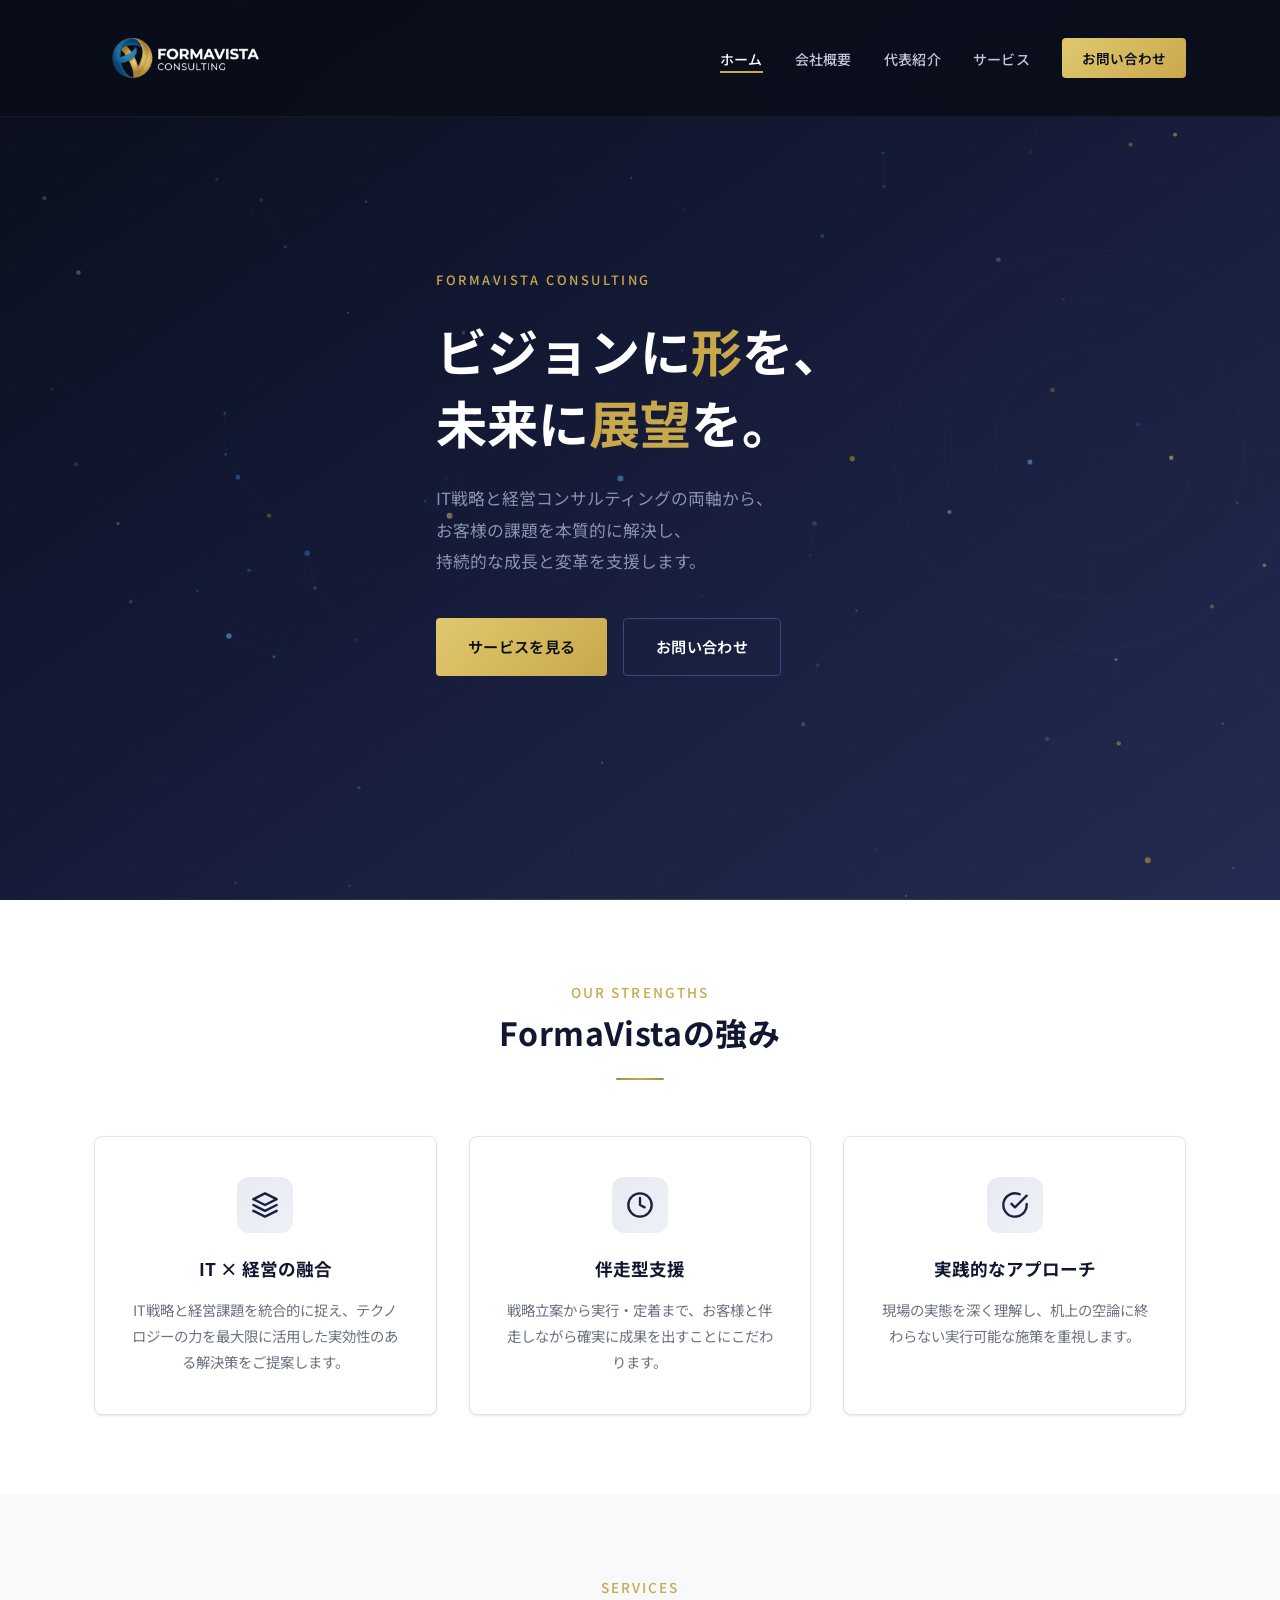
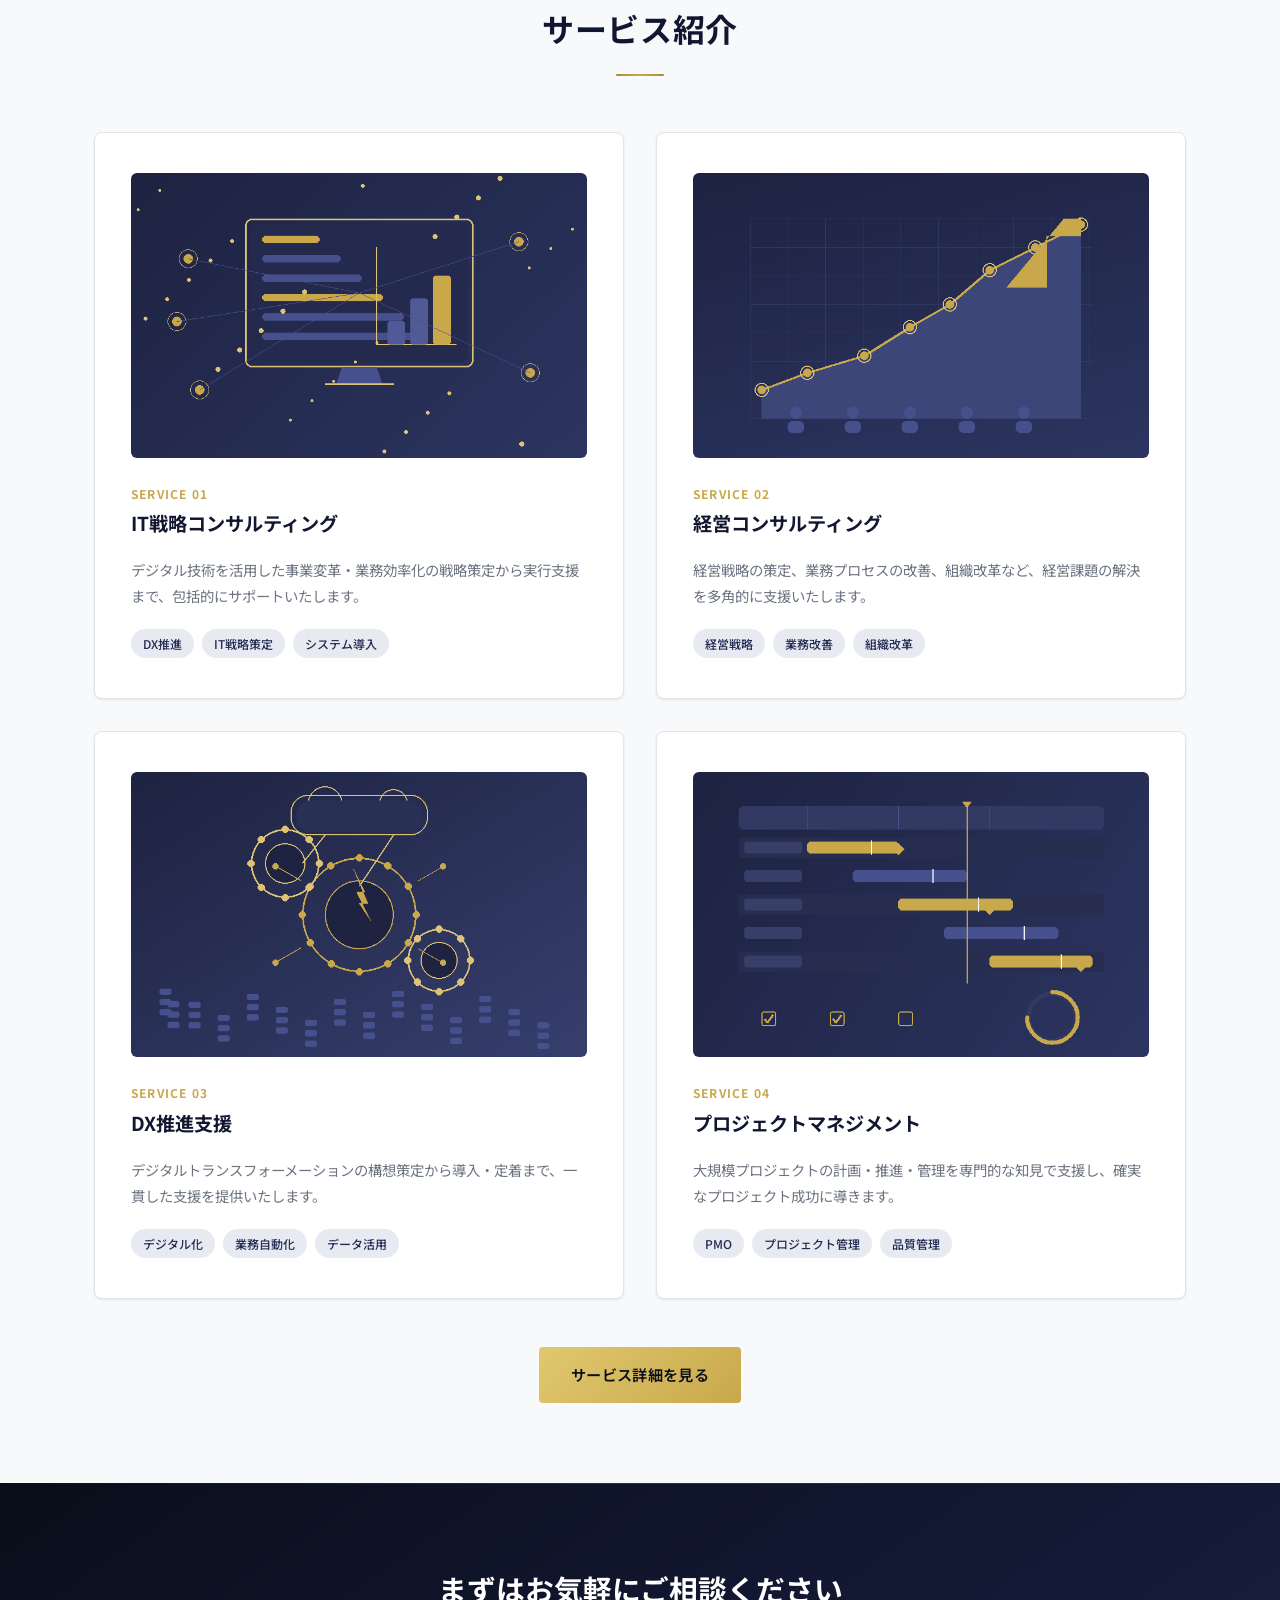
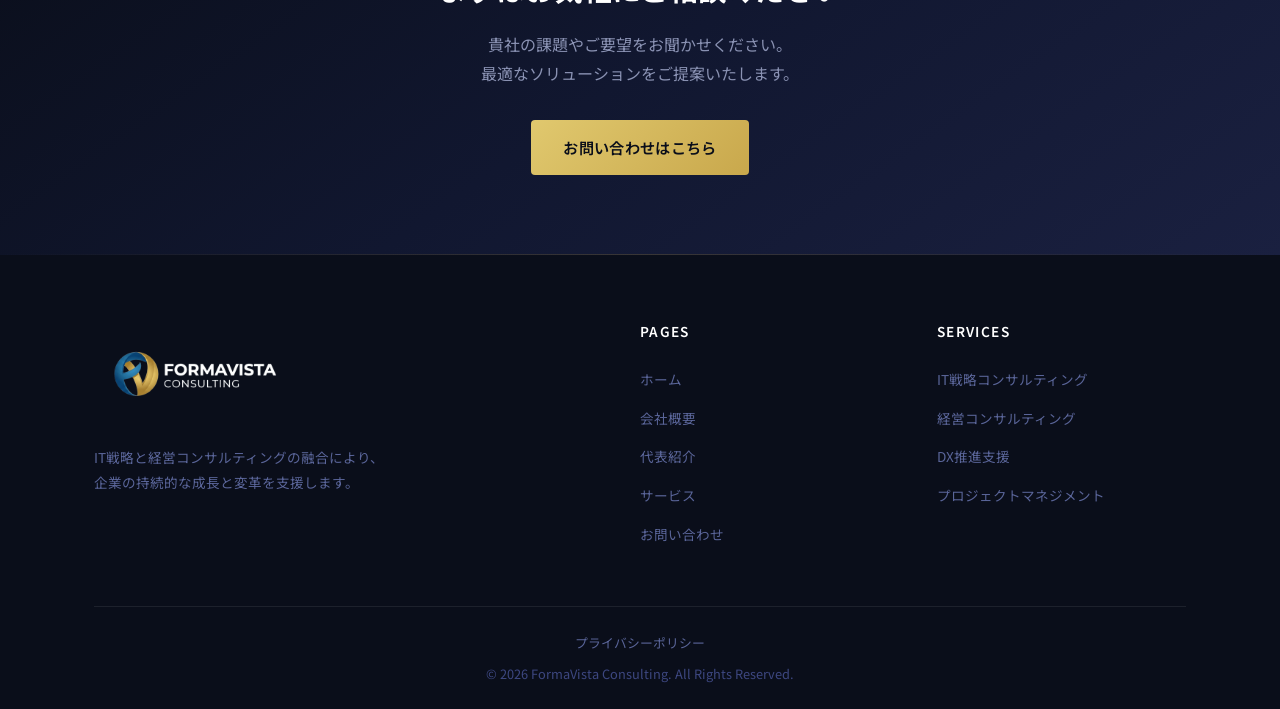
<file: index.html>
<!DOCTYPE html>
<html lang="ja">
<head>
  <meta charset="UTF-8">
  <link rel="icon" href="images/favicon-32.png" type="image/png" sizes="32x32">
  <link rel="apple-touch-icon" href="images/apple-touch-icon.png">
  <meta name="viewport" content="width=device-width, initial-scale=1.0">
  <meta name="description" content="合同会社FormaVista Consulting - IT戦略・経営コンサルティングで、企業の持続的な成長と変革を支援します。">
  <meta name="keywords" content="FormaVista,コンサルティング,IT戦略,経営コンサルティング,DX推進">
  <title>合同会社FormaVista Consulting | IT・経営の総合コンサルティング</title>

  <link rel="preconnect" href="https://fonts.googleapis.com">
  <link rel="preconnect" href="https://fonts.gstatic.com" crossorigin>
  <link href="https://fonts.googleapis.com/css2?family=Noto+Sans+JP:wght@400;500;600;700&display=swap" rel="stylesheet">
  <link rel="stylesheet" href="css/style.css">
</head>
<body>

  <!-- Header -->
  <header class="header" id="header">
    <div class="header__inner">
      <a href="index.html" class="header__logo">
        <img src="images/logo-full.png" alt="FormaVista Consulting" class="header__logo-img">
      </a>
      <nav class="nav" id="nav">
        <ul class="nav__list">
          <li><a href="index.html" class="nav__link nav__link--active">ホーム</a></li>
          <li><a href="about.html" class="nav__link">会社概要</a></li>
          <li><a href="profile.html" class="nav__link">代表紹介</a></li>
          <li><a href="services.html" class="nav__link">サービス</a></li>
          <li><a href="contact.html" class="nav__contact">お問い合わせ</a></li>
        </ul>
      </nav>
      <button class="hamburger" id="hamburger" aria-label="メニューを開く">
        <span class="hamburger__line"></span>
        <span class="hamburger__line"></span>
        <span class="hamburger__line"></span>
      </button>
    </div>
  </header>

  <!-- Hero -->
  <section class="hero">
    <canvas class="hero__canvas" id="heroCanvas"></canvas>
    <div class="hero__bg-pattern"></div>
    <div class="hero__content">
      <p class="hero__label">FormaVista Consulting</p>
      <h1 class="hero__title">
        ビジョンに<em>形</em>を、<br>
        未来に<em>展望</em>を。
      </h1>
      <p class="hero__desc">
        IT戦略と経営コンサルティングの両軸から、<br>
        お客様の課題を本質的に解決し、<br>
        持続的な成長と変革を支援します。
      </p>
      <div class="hero__actions">
        <a href="services.html" class="btn btn--primary">サービスを見る</a>
        <a href="contact.html" class="btn btn--outline">お問い合わせ</a>
      </div>
    </div>
    <div class="hero__decoration">
      <svg viewBox="0 0 500 500" fill="none" xmlns="http://www.w3.org/2000/svg">
        <circle cx="250" cy="250" r="200" stroke="#c9a84c" stroke-width="0.5"/>
        <circle cx="250" cy="250" r="150" stroke="#c9a84c" stroke-width="0.5"/>
        <circle cx="250" cy="250" r="100" stroke="#c9a84c" stroke-width="0.5"/>
        <line x1="50" y1="250" x2="450" y2="250" stroke="#c9a84c" stroke-width="0.3"/>
        <line x1="250" y1="50" x2="250" y2="450" stroke="#c9a84c" stroke-width="0.3"/>
      </svg>
    </div>
  </section>

  <!-- Features -->
  <section class="section">
    <div class="container">
      <div class="section-header fade-in">
        <p class="section-header__sub">Our Strengths</p>
        <h2 class="section-header__title">FormaVistaの強み</h2>
        <div class="section-header__line"></div>
      </div>
      <div class="features">
        <div class="feature-card fade-in">
          <div class="feature-card__icon">
            <svg viewBox="0 0 24 24" fill="none" stroke="currentColor" stroke-width="2" stroke-linecap="round" stroke-linejoin="round">
              <path d="M12 2L2 7l10 5 10-5-10-5z"/>
              <path d="M2 17l10 5 10-5"/>
              <path d="M2 12l10 5 10-5"/>
            </svg>
          </div>
          <h3 class="feature-card__title">IT × 経営の融合</h3>
          <p class="feature-card__text">
            IT戦略と経営課題を統合的に捉え、テクノロジーの力を最大限に活用した実効性のある解決策をご提案します。
          </p>
        </div>
        <div class="feature-card fade-in">
          <div class="feature-card__icon">
            <svg viewBox="0 0 24 24" fill="none" stroke="currentColor" stroke-width="2" stroke-linecap="round" stroke-linejoin="round">
              <circle cx="12" cy="12" r="10"/>
              <path d="M12 6v6l4 2"/>
            </svg>
          </div>
          <h3 class="feature-card__title">伴走型支援</h3>
          <p class="feature-card__text">
            戦略立案から実行・定着まで、お客様と伴走しながら確実に成果を出すことにこだわります。
          </p>
        </div>
        <div class="feature-card fade-in">
          <div class="feature-card__icon">
            <svg viewBox="0 0 24 24" fill="none" stroke="currentColor" stroke-width="2" stroke-linecap="round" stroke-linejoin="round">
              <path d="M22 11.08V12a10 10 0 1 1-5.93-9.14"/>
              <polyline points="22 4 12 14.01 9 11.01"/>
            </svg>
          </div>
          <h3 class="feature-card__title">実践的なアプローチ</h3>
          <p class="feature-card__text">
            現場の実態を深く理解し、机上の空論に終わらない実行可能な施策を重視します。
          </p>
        </div>
      </div>
    </div>
  </section>

  <!-- Services Overview -->
  <section class="section section--gray">
    <div class="container">
      <div class="section-header fade-in">
        <p class="section-header__sub">Services</p>
        <h2 class="section-header__title">サービス紹介</h2>
        <div class="section-header__line"></div>
      </div>
      <div class="services-grid">
        <div class="service-card fade-in">
          <img src="images/service-it-strategy.png" alt="IT戦略コンサルティング" class="service-card__image" loading="lazy">
          <span class="service-card__number">SERVICE 01</span>
          <h3 class="service-card__title">IT戦略コンサルティング</h3>
          <p class="service-card__text">
            デジタル技術を活用した事業変革・業務効率化の戦略策定から実行支援まで、包括的にサポートいたします。
          </p>
          <div class="service-card__tags">
            <span class="service-card__tag">DX推進</span>
            <span class="service-card__tag">IT戦略策定</span>
            <span class="service-card__tag">システム導入</span>
          </div>
        </div>
        <div class="service-card fade-in">
          <img src="images/service-management.png" alt="経営コンサルティング" class="service-card__image" loading="lazy">
          <span class="service-card__number">SERVICE 02</span>
          <h3 class="service-card__title">経営コンサルティング</h3>
          <p class="service-card__text">
            経営戦略の策定、業務プロセスの改善、組織改革など、経営課題の解決を多角的に支援いたします。
          </p>
          <div class="service-card__tags">
            <span class="service-card__tag">経営戦略</span>
            <span class="service-card__tag">業務改善</span>
            <span class="service-card__tag">組織改革</span>
          </div>
        </div>
        <div class="service-card fade-in">
          <img src="images/service-dx.png" alt="DX推進支援" class="service-card__image" loading="lazy">
          <span class="service-card__number">SERVICE 03</span>
          <h3 class="service-card__title">DX推進支援</h3>
          <p class="service-card__text">
            デジタルトランスフォーメーションの構想策定から導入・定着まで、一貫した支援を提供いたします。
          </p>
          <div class="service-card__tags">
            <span class="service-card__tag">デジタル化</span>
            <span class="service-card__tag">業務自動化</span>
            <span class="service-card__tag">データ活用</span>
          </div>
        </div>
        <div class="service-card fade-in">
          <img src="images/service-pm.png" alt="プロジェクトマネジメント" class="service-card__image" loading="lazy">
          <span class="service-card__number">SERVICE 04</span>
          <h3 class="service-card__title">プロジェクトマネジメント</h3>
          <p class="service-card__text">
            大規模プロジェクトの計画・推進・管理を専門的な知見で支援し、確実なプロジェクト成功に導きます。
          </p>
          <div class="service-card__tags">
            <span class="service-card__tag">PMO</span>
            <span class="service-card__tag">プロジェクト管理</span>
            <span class="service-card__tag">品質管理</span>
          </div>
        </div>
      </div>
      <div style="text-align: center; margin-top: 48px;" class="fade-in">
        <a href="services.html" class="btn btn--primary">サービス詳細を見る</a>
      </div>
    </div>
  </section>

  <!-- CTA -->
  <section class="cta">
    <div class="container">
      <h2 class="cta__title fade-in">まずはお気軽にご相談ください</h2>
      <p class="cta__text fade-in">
        貴社の課題やご要望をお聞かせください。<br>
        最適なソリューションをご提案いたします。
      </p>
      <a href="contact.html" class="btn btn--primary fade-in">お問い合わせはこちら</a>
    </div>
  </section>

  <!-- Footer -->
  <footer class="footer">
    <div class="container">
      <div class="footer__grid">
        <div>
          <a href="index.html" class="footer__brand">
            <img src="images/logo-full.png" alt="FormaVista Consulting" class="footer__brand-img">
          </a>
          <p class="footer__brand-text">
            IT戦略と経営コンサルティングの融合により、<br>
            企業の持続的な成長と変革を支援します。
          </p>
        </div>
        <div>
          <h4 class="footer__heading">Pages</h4>
          <ul class="footer__links">
            <li><a href="index.html">ホーム</a></li>
            <li><a href="about.html">会社概要</a></li>
            <li><a href="profile.html">代表紹介</a></li>
            <li><a href="services.html">サービス</a></li>
            <li><a href="contact.html">お問い合わせ</a></li>
          </ul>
        </div>
        <div>
          <h4 class="footer__heading">Services</h4>
          <ul class="footer__links">
            <li><a href="services.html">IT戦略コンサルティング</a></li>
            <li><a href="services.html">経営コンサルティング</a></li>
            <li><a href="services.html">DX推進支援</a></li>
            <li><a href="services.html">プロジェクトマネジメント</a></li>
          </ul>
        </div>
      </div>
      <div class="footer__bottom">
        <p><a href="privacy.html" class="footer__privacy-link">プライバシーポリシー</a></p>
        <p>&copy; 2026 FormaVista Consulting. All Rights Reserved.</p>
      </div>
    </div>
  </footer>

  <script src="js/main.js"></script>
  <script src="js/hero-animation.js"></script>
</body>
</html>
</file>
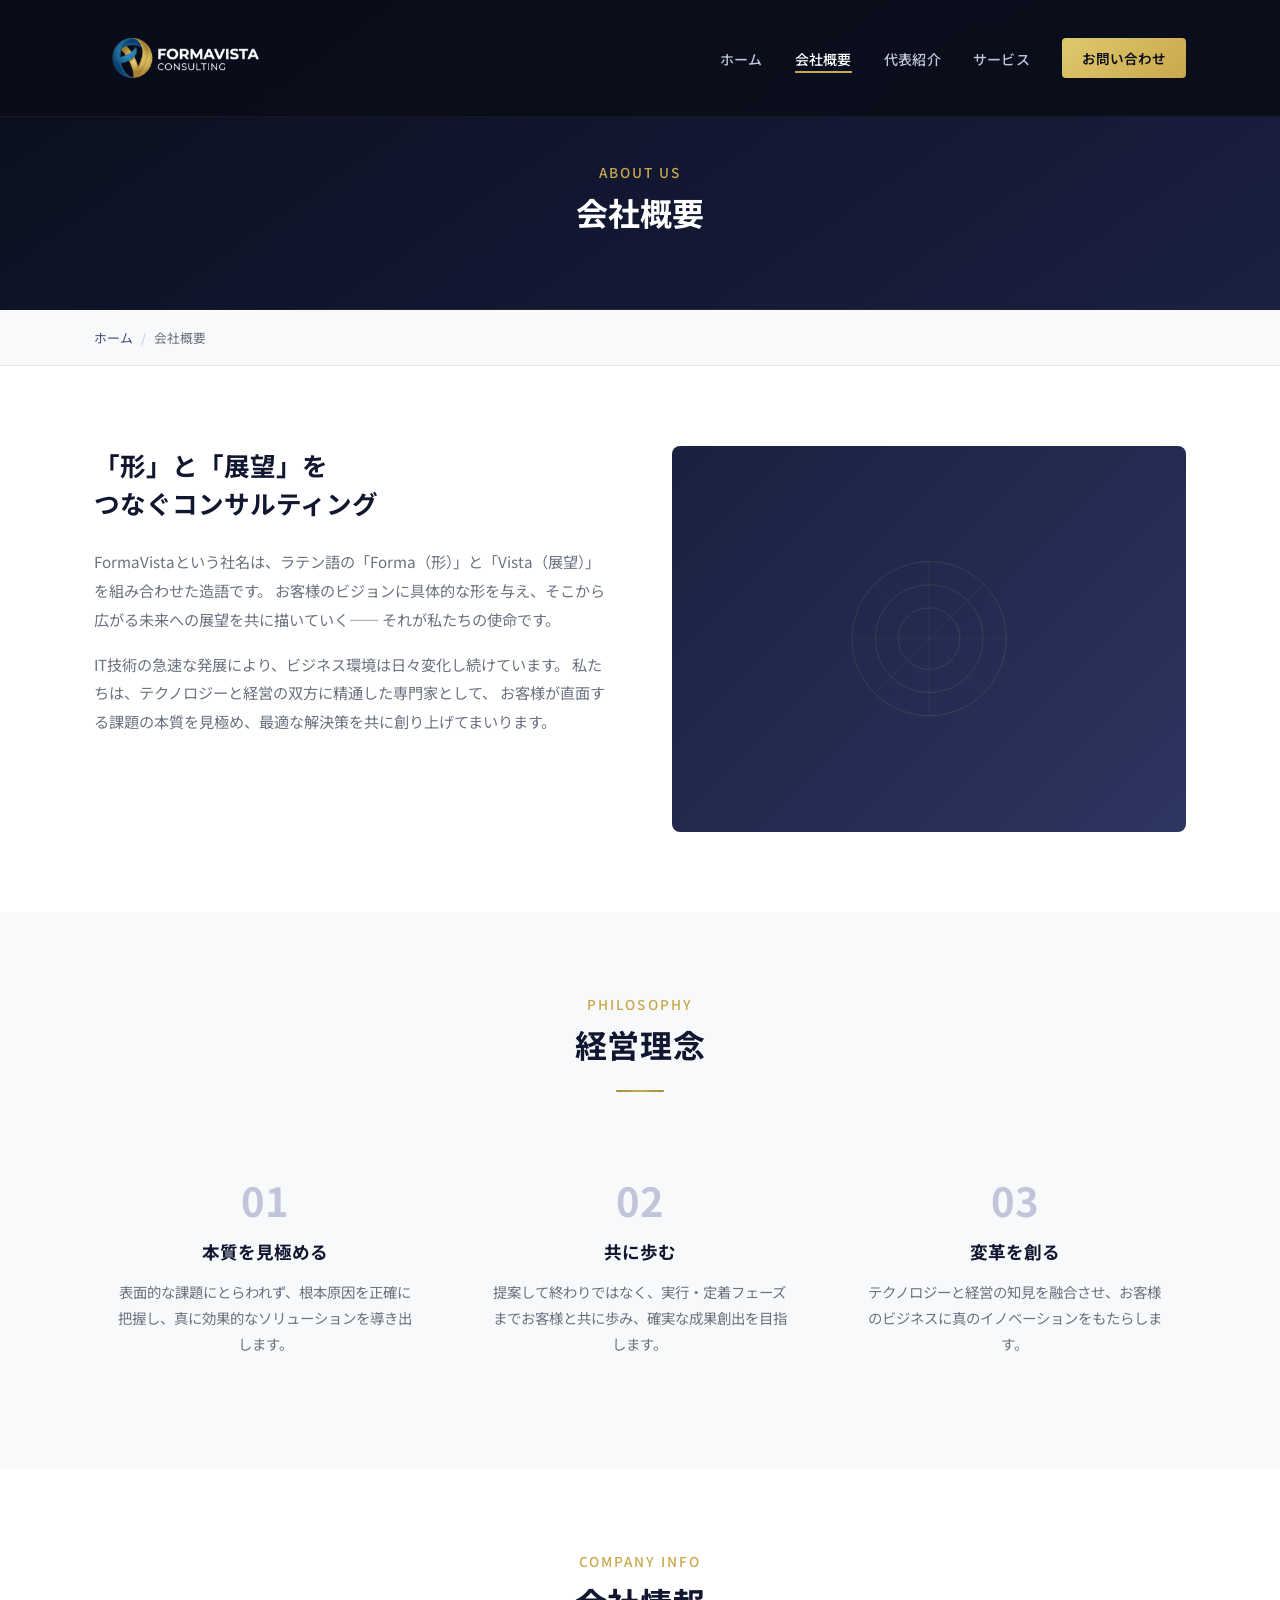
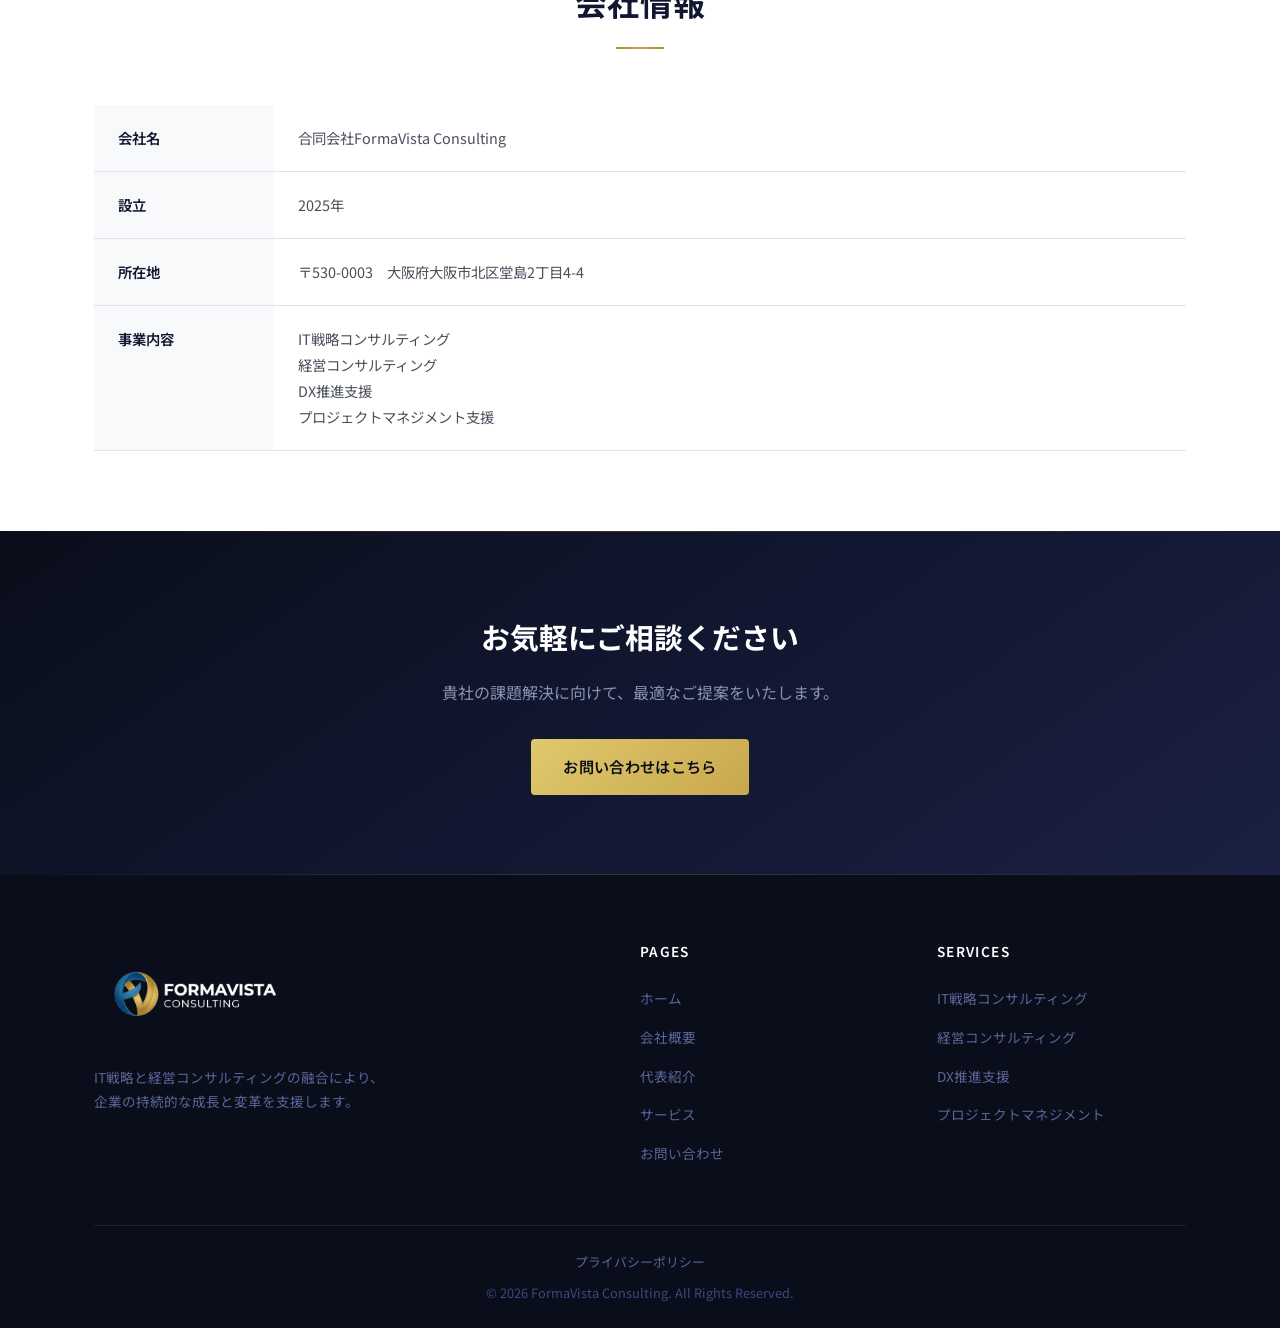
<file: about.html>
<!DOCTYPE html>
<html lang="ja">
<head>
  <meta charset="UTF-8">
  <link rel="icon" href="images/favicon-32.png" type="image/png" sizes="32x32">
  <link rel="apple-touch-icon" href="images/apple-touch-icon.png">
  <meta name="viewport" content="width=device-width, initial-scale=1.0">
  <meta name="description" content="合同会社FormaVista Consultingの会社概要。企業理念・事業内容・会社情報をご紹介します。">
  <title>会社概要 | 合同会社FormaVista Consulting</title>

  <link rel="preconnect" href="https://fonts.googleapis.com">
  <link rel="preconnect" href="https://fonts.gstatic.com" crossorigin>
  <link href="https://fonts.googleapis.com/css2?family=Noto+Sans+JP:wght@400;500;600;700&display=swap" rel="stylesheet">
  <link rel="stylesheet" href="css/style.css">
</head>
<body>

  <!-- Header -->
  <header class="header" id="header">
    <div class="header__inner">
      <a href="index.html" class="header__logo">
        <img src="images/logo-full.png" alt="FormaVista Consulting" class="header__logo-img">
      </a>
      <nav class="nav" id="nav">
        <ul class="nav__list">
          <li><a href="index.html" class="nav__link">ホーム</a></li>
          <li><a href="about.html" class="nav__link nav__link--active">会社概要</a></li>
          <li><a href="profile.html" class="nav__link">代表紹介</a></li>
          <li><a href="services.html" class="nav__link">サービス</a></li>
          <li><a href="contact.html" class="nav__contact">お問い合わせ</a></li>
        </ul>
      </nav>
      <button class="hamburger" id="hamburger" aria-label="メニューを開く">
        <span class="hamburger__line"></span>
        <span class="hamburger__line"></span>
        <span class="hamburger__line"></span>
      </button>
    </div>
  </header>

  <!-- Page Header -->
  <section class="page-header">
    <div class="container">
      <p class="page-header__sub">About Us</p>
      <h1 class="page-header__title">会社概要</h1>
    </div>
  </section>

  <!-- Breadcrumb -->
  <nav class="breadcrumb">
    <div class="container">
      <ol class="breadcrumb__list">
        <li><a href="index.html" class="breadcrumb__link">ホーム</a></li>
        <li class="breadcrumb__separator">/</li>
        <li>会社概要</li>
      </ol>
    </div>
  </nav>

  <!-- About Message -->
  <section class="section">
    <div class="container">
      <div class="about-grid fade-in">
        <div class="about-content">
          <h2 class="about-content__lead">
            「形」と「展望」を<br>つなぐコンサルティング
          </h2>
          <p class="about-content__text">
            FormaVistaという社名は、ラテン語の「Forma（形）」と「Vista（展望）」を組み合わせた造語です。
            お客様のビジョンに具体的な形を与え、そこから広がる未来への展望を共に描いていく――
            それが私たちの使命です。
          </p>
          <p class="about-content__text">
            IT技術の急速な発展により、ビジネス環境は日々変化し続けています。
            私たちは、テクノロジーと経営の双方に精通した専門家として、
            お客様が直面する課題の本質を見極め、最適な解決策を共に創り上げてまいります。
          </p>
        </div>
        <div class="about-image">
          <svg viewBox="0 0 400 300" fill="none" xmlns="http://www.w3.org/2000/svg" style="width:60%;opacity:0.2">
            <circle cx="200" cy="150" r="100" stroke="#c9a84c" stroke-width="1"/>
            <circle cx="200" cy="150" r="70" stroke="#c9a84c" stroke-width="1"/>
            <circle cx="200" cy="150" r="40" stroke="#c9a84c" stroke-width="1"/>
            <line x1="100" y1="150" x2="300" y2="150" stroke="#c9a84c" stroke-width="0.5"/>
            <line x1="200" y1="50" x2="200" y2="250" stroke="#c9a84c" stroke-width="0.5"/>
            <line x1="130" y1="80" x2="270" y2="220" stroke="#c9a84c" stroke-width="0.5"/>
            <line x1="270" y1="80" x2="130" y2="220" stroke="#c9a84c" stroke-width="0.5"/>
          </svg>
        </div>
      </div>
    </div>
  </section>

  <!-- Philosophy -->
  <section class="section section--gray">
    <div class="container">
      <div class="section-header fade-in">
        <p class="section-header__sub">Philosophy</p>
        <h2 class="section-header__title">経営理念</h2>
        <div class="section-header__line"></div>
      </div>
      <div class="philosophy-grid">
        <div class="philosophy-card fade-in">
          <p class="philosophy-card__number">01</p>
          <h3 class="philosophy-card__title">本質を見極める</h3>
          <p class="philosophy-card__text">
            表面的な課題にとらわれず、根本原因を正確に把握し、真に効果的なソリューションを導き出します。
          </p>
        </div>
        <div class="philosophy-card fade-in">
          <p class="philosophy-card__number">02</p>
          <h3 class="philosophy-card__title">共に歩む</h3>
          <p class="philosophy-card__text">
            提案して終わりではなく、実行・定着フェーズまでお客様と共に歩み、確実な成果創出を目指します。
          </p>
        </div>
        <div class="philosophy-card fade-in">
          <p class="philosophy-card__number">03</p>
          <h3 class="philosophy-card__title">変革を創る</h3>
          <p class="philosophy-card__text">
            テクノロジーと経営の知見を融合させ、お客様のビジネスに真のイノベーションをもたらします。
          </p>
        </div>
      </div>
    </div>
  </section>

  <!-- Company Info -->
  <section class="section">
    <div class="container">
      <div class="section-header fade-in">
        <p class="section-header__sub">Company Info</p>
        <h2 class="section-header__title">会社情報</h2>
        <div class="section-header__line"></div>
      </div>
      <div class="fade-in">
        <table class="company-table">
          <tbody>
            <tr>
              <th>会社名</th>
              <td>合同会社FormaVista Consulting</td>
            </tr>
            <tr>
              <th>設立</th>
              <td>2025年</td>
            </tr>
            <tr>
              <th>所在地</th>
              <td>〒530-0003　大阪府大阪市北区堂島2丁目4-4</td>
            </tr>
            <tr>
              <th>事業内容</th>
              <td>
                IT戦略コンサルティング<br>
                経営コンサルティング<br>
                DX推進支援<br>
                プロジェクトマネジメント支援
              </td>
            </tr>
          </tbody>
        </table>
      </div>
    </div>
  </section>

  <!-- CTA -->
  <section class="cta">
    <div class="container">
      <h2 class="cta__title fade-in">お気軽にご相談ください</h2>
      <p class="cta__text fade-in">
        貴社の課題解決に向けて、最適なご提案をいたします。
      </p>
      <a href="contact.html" class="btn btn--primary fade-in">お問い合わせはこちら</a>
    </div>
  </section>

  <!-- Footer -->
  <footer class="footer">
    <div class="container">
      <div class="footer__grid">
        <div>
          <a href="index.html" class="footer__brand">
            <img src="images/logo-full.png" alt="FormaVista Consulting" class="footer__brand-img">
          </a>
          <p class="footer__brand-text">
            IT戦略と経営コンサルティングの融合により、<br>
            企業の持続的な成長と変革を支援します。
          </p>
        </div>
        <div>
          <h4 class="footer__heading">Pages</h4>
          <ul class="footer__links">
            <li><a href="index.html">ホーム</a></li>
            <li><a href="about.html">会社概要</a></li>
            <li><a href="profile.html">代表紹介</a></li>
            <li><a href="services.html">サービス</a></li>
            <li><a href="contact.html">お問い合わせ</a></li>
          </ul>
        </div>
        <div>
          <h4 class="footer__heading">Services</h4>
          <ul class="footer__links">
            <li><a href="services.html">IT戦略コンサルティング</a></li>
            <li><a href="services.html">経営コンサルティング</a></li>
            <li><a href="services.html">DX推進支援</a></li>
            <li><a href="services.html">プロジェクトマネジメント</a></li>
          </ul>
        </div>
      </div>
      <div class="footer__bottom">
        <p><a href="privacy.html" class="footer__privacy-link">プライバシーポリシー</a></p>
        <p>&copy; 2026 FormaVista Consulting. All Rights Reserved.</p>
      </div>
    </div>
  </footer>

  <script src="js/main.js"></script>
</body>
</html>
</file>
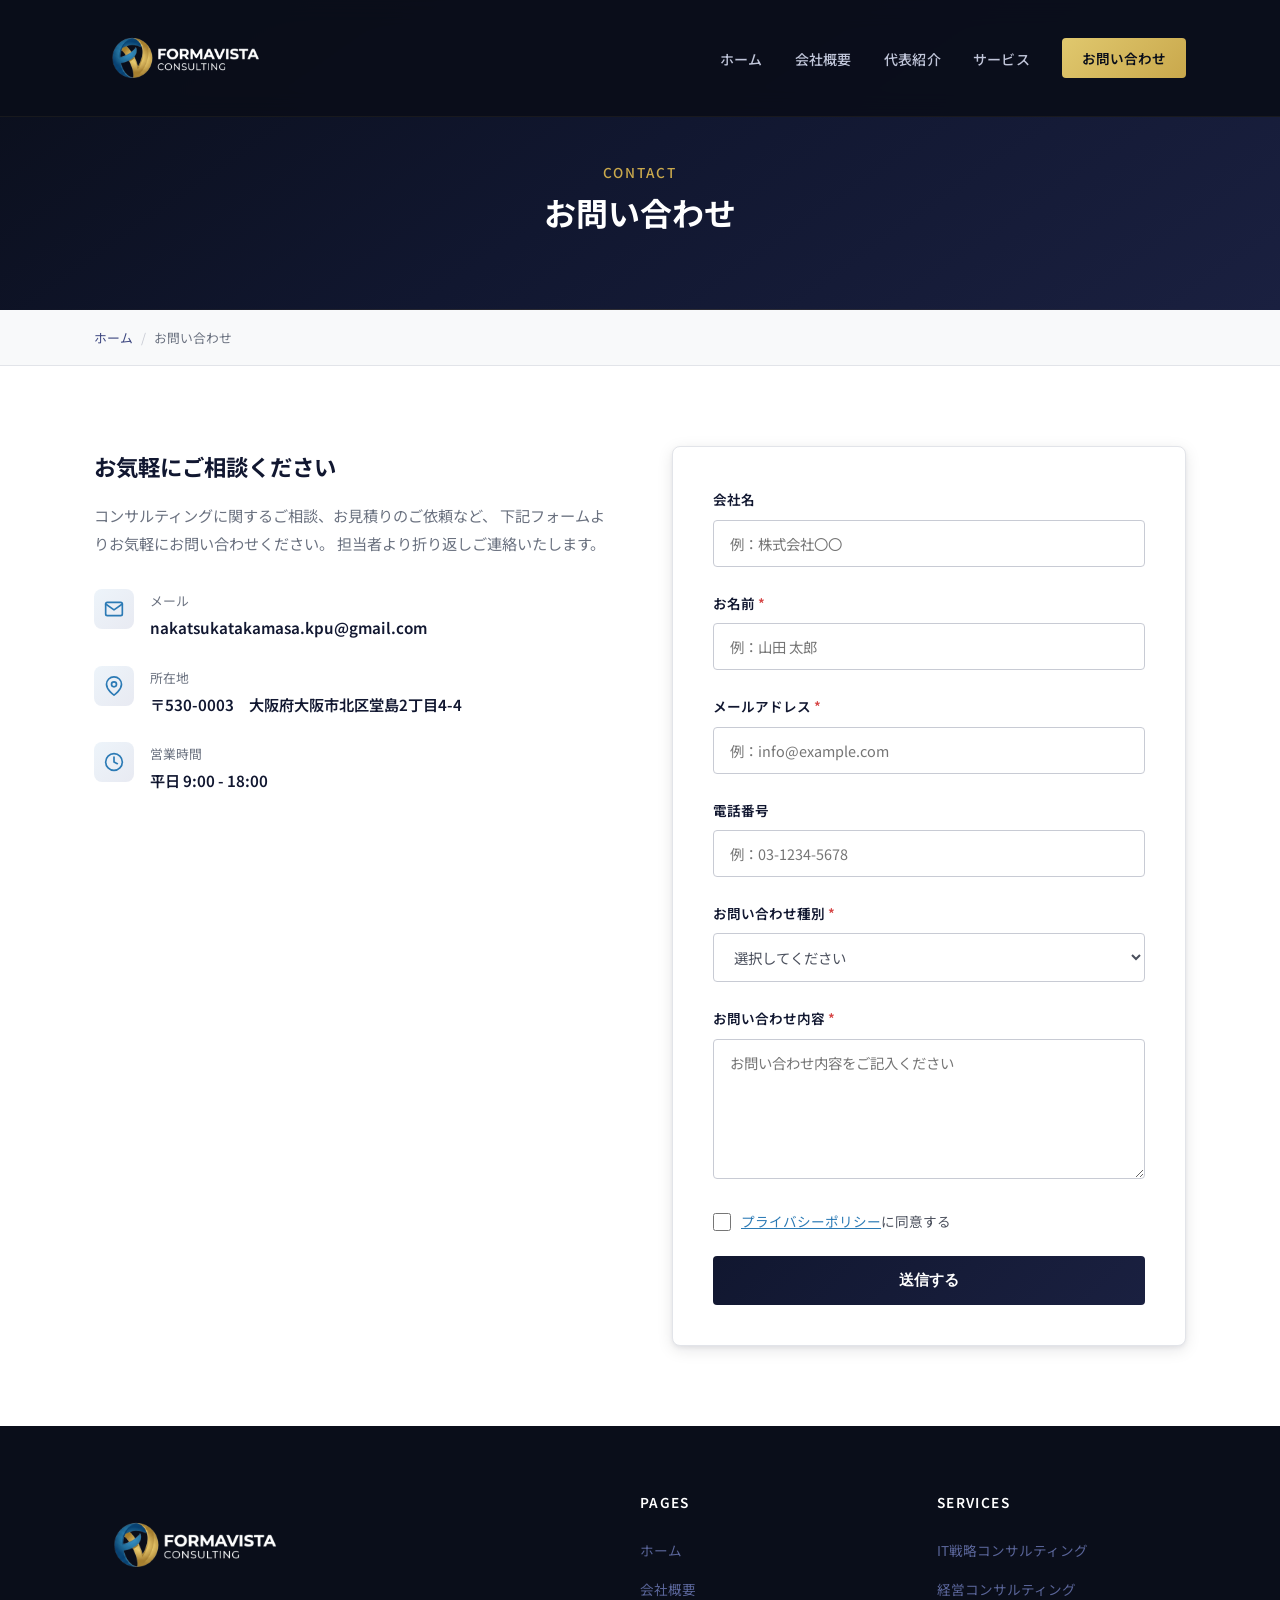
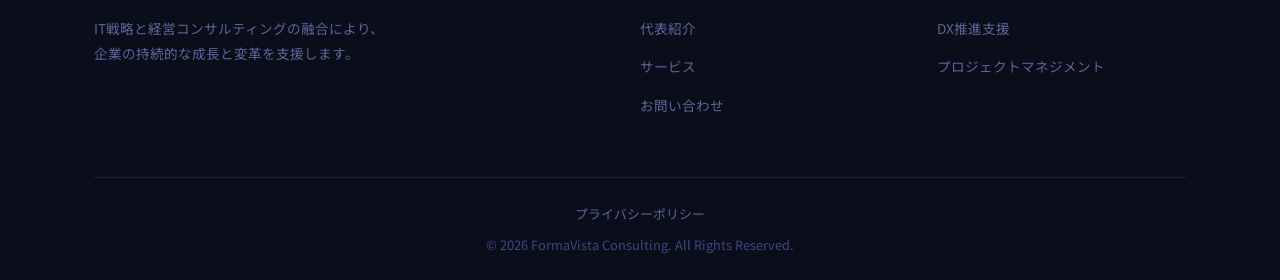
<file: contact.html>
<!DOCTYPE html>
<html lang="ja">
<head>
  <meta charset="UTF-8">
  <link rel="icon" href="images/favicon-32.png" type="image/png" sizes="32x32">
  <link rel="apple-touch-icon" href="images/apple-touch-icon.png">
  <meta name="viewport" content="width=device-width, initial-scale=1.0">
  <meta name="description" content="合同会社FormaVista Consultingへのお問い合わせ。ご相談・お見積りなど、お気軽にお問い合わせください。">
  <title>お問い合わせ | 合同会社FormaVista Consulting</title>

  <link rel="preconnect" href="https://fonts.googleapis.com">
  <link rel="preconnect" href="https://fonts.gstatic.com" crossorigin>
  <link href="https://fonts.googleapis.com/css2?family=Noto+Sans+JP:wght@400;500;600;700&display=swap" rel="stylesheet">
  <link rel="stylesheet" href="css/style.css">
</head>
<body>

  <!-- Header -->
  <header class="header" id="header">
    <div class="header__inner">
      <a href="index.html" class="header__logo">
        <img src="images/logo-full.png" alt="FormaVista Consulting" class="header__logo-img">
      </a>
      <nav class="nav" id="nav">
        <ul class="nav__list">
          <li><a href="index.html" class="nav__link">ホーム</a></li>
          <li><a href="about.html" class="nav__link">会社概要</a></li>
          <li><a href="profile.html" class="nav__link">代表紹介</a></li>
          <li><a href="services.html" class="nav__link">サービス</a></li>
          <li><a href="contact.html" class="nav__contact nav__link--active">お問い合わせ</a></li>
        </ul>
      </nav>
      <button class="hamburger" id="hamburger" aria-label="メニューを開く">
        <span class="hamburger__line"></span>
        <span class="hamburger__line"></span>
        <span class="hamburger__line"></span>
      </button>
    </div>
  </header>

  <!-- Page Header -->
  <section class="page-header">
    <div class="container">
      <p class="page-header__sub">Contact</p>
      <h1 class="page-header__title">お問い合わせ</h1>
    </div>
  </section>

  <!-- Breadcrumb -->
  <nav class="breadcrumb">
    <div class="container">
      <ol class="breadcrumb__list">
        <li><a href="index.html" class="breadcrumb__link">ホーム</a></li>
        <li class="breadcrumb__separator">/</li>
        <li>お問い合わせ</li>
      </ol>
    </div>
  </nav>

  <!-- Contact -->
  <section class="section">
    <div class="container">
      <div class="contact-grid">

        <!-- Contact Info -->
        <div class="contact-info fade-in">
          <h2 class="contact-info__title">お気軽にご相談ください</h2>
          <p class="contact-info__text">
            コンサルティングに関するご相談、お見積りのご依頼など、
            下記フォームよりお気軽にお問い合わせください。
            担当者より折り返しご連絡いたします。
          </p>

          <div class="contact-info__item">
            <div class="contact-info__icon">
              <svg viewBox="0 0 24 24" fill="none" stroke="currentColor" stroke-width="2" stroke-linecap="round" stroke-linejoin="round">
                <path d="M4 4h16c1.1 0 2 .9 2 2v12c0 1.1-.9 2-2 2H4c-1.1 0-2-.9-2-2V6c0-1.1.9-2 2-2z"/>
                <polyline points="22,6 12,13 2,6"/>
              </svg>
            </div>
            <div>
              <p class="contact-info__label">メール</p>
              <p class="contact-info__value">nakatsukatakamasa.kpu@gmail.com</p>
            </div>
          </div>

          <div class="contact-info__item">
            <div class="contact-info__icon">
              <svg viewBox="0 0 24 24" fill="none" stroke="currentColor" stroke-width="2" stroke-linecap="round" stroke-linejoin="round">
                <path d="M21 10c0 7-9 13-9 13s-9-6-9-13a9 9 0 0 1 18 0z"/>
                <circle cx="12" cy="10" r="3"/>
              </svg>
            </div>
            <div>
              <p class="contact-info__label">所在地</p>
              <p class="contact-info__value">〒530-0003　大阪府大阪市北区堂島2丁目4-4</p>
            </div>
          </div>

          <div class="contact-info__item">
            <div class="contact-info__icon">
              <svg viewBox="0 0 24 24" fill="none" stroke="currentColor" stroke-width="2" stroke-linecap="round" stroke-linejoin="round">
                <circle cx="12" cy="12" r="10"/>
                <polyline points="12 6 12 12 16 14"/>
              </svg>
            </div>
            <div>
              <p class="contact-info__label">営業時間</p>
              <p class="contact-info__value">平日 9:00 - 18:00</p>
            </div>
          </div>
        </div>

        <!-- Contact Form -->
        <form class="form fade-in" id="contactForm">
          <div class="form__group">
            <label for="company" class="form__label">会社名</label>
            <input type="text" id="company" name="company" class="form__input" placeholder="例：株式会社〇〇">
          </div>
          <div class="form__group">
            <label for="name" class="form__label form__label--required">お名前</label>
            <input type="text" id="name" name="name" class="form__input" placeholder="例：山田 太郎" required>
          </div>
          <div class="form__group">
            <label for="email" class="form__label form__label--required">メールアドレス</label>
            <input type="email" id="email" name="email" class="form__input" placeholder="例：info@example.com" required>
          </div>
          <div class="form__group">
            <label for="phone" class="form__label">電話番号</label>
            <input type="tel" id="phone" name="phone" class="form__input" placeholder="例：03-1234-5678">
          </div>
          <div class="form__group">
            <label for="category" class="form__label form__label--required">お問い合わせ種別</label>
            <select id="category" name="category" class="form__select" required>
              <option value="">選択してください</option>
              <option value="consultation">コンサルティングのご相談</option>
              <option value="estimate">お見積りのご依頼</option>
              <option value="partnership">協業のご提案</option>
              <option value="other">その他</option>
            </select>
          </div>
          <div class="form__group">
            <label for="message" class="form__label form__label--required">お問い合わせ内容</label>
            <textarea id="message" name="message" class="form__textarea" placeholder="お問い合わせ内容をご記入ください" required></textarea>
          </div>
          <div class="form__consent">
            <input type="checkbox" id="privacy" name="privacy" required>
            <label for="privacy" class="form__consent-label">
              <a href="privacy.html" target="_blank">プライバシーポリシー</a>に同意する
            </label>
          </div>
          <button type="submit" class="form__submit">送信する</button>
        </form>

      </div>
    </div>
  </section>

  <!-- Footer -->
  <footer class="footer">
    <div class="container">
      <div class="footer__grid">
        <div>
          <a href="index.html" class="footer__brand">
            <img src="images/logo-full.png" alt="FormaVista Consulting" class="footer__brand-img">
          </a>
          <p class="footer__brand-text">
            IT戦略と経営コンサルティングの融合により、<br>
            企業の持続的な成長と変革を支援します。
          </p>
        </div>
        <div>
          <h4 class="footer__heading">Pages</h4>
          <ul class="footer__links">
            <li><a href="index.html">ホーム</a></li>
            <li><a href="about.html">会社概要</a></li>
            <li><a href="profile.html">代表紹介</a></li>
            <li><a href="services.html">サービス</a></li>
            <li><a href="contact.html">お問い合わせ</a></li>
          </ul>
        </div>
        <div>
          <h4 class="footer__heading">Services</h4>
          <ul class="footer__links">
            <li><a href="services.html">IT戦略コンサルティング</a></li>
            <li><a href="services.html">経営コンサルティング</a></li>
            <li><a href="services.html">DX推進支援</a></li>
            <li><a href="services.html">プロジェクトマネジメント</a></li>
          </ul>
        </div>
      </div>
      <div class="footer__bottom">
        <p><a href="privacy.html" class="footer__privacy-link">プライバシーポリシー</a></p>
        <p>&copy; 2026 FormaVista Consulting. All Rights Reserved.</p>
      </div>
    </div>
  </footer>

  <script src="js/main.js"></script>
</body>
</html>
</file>
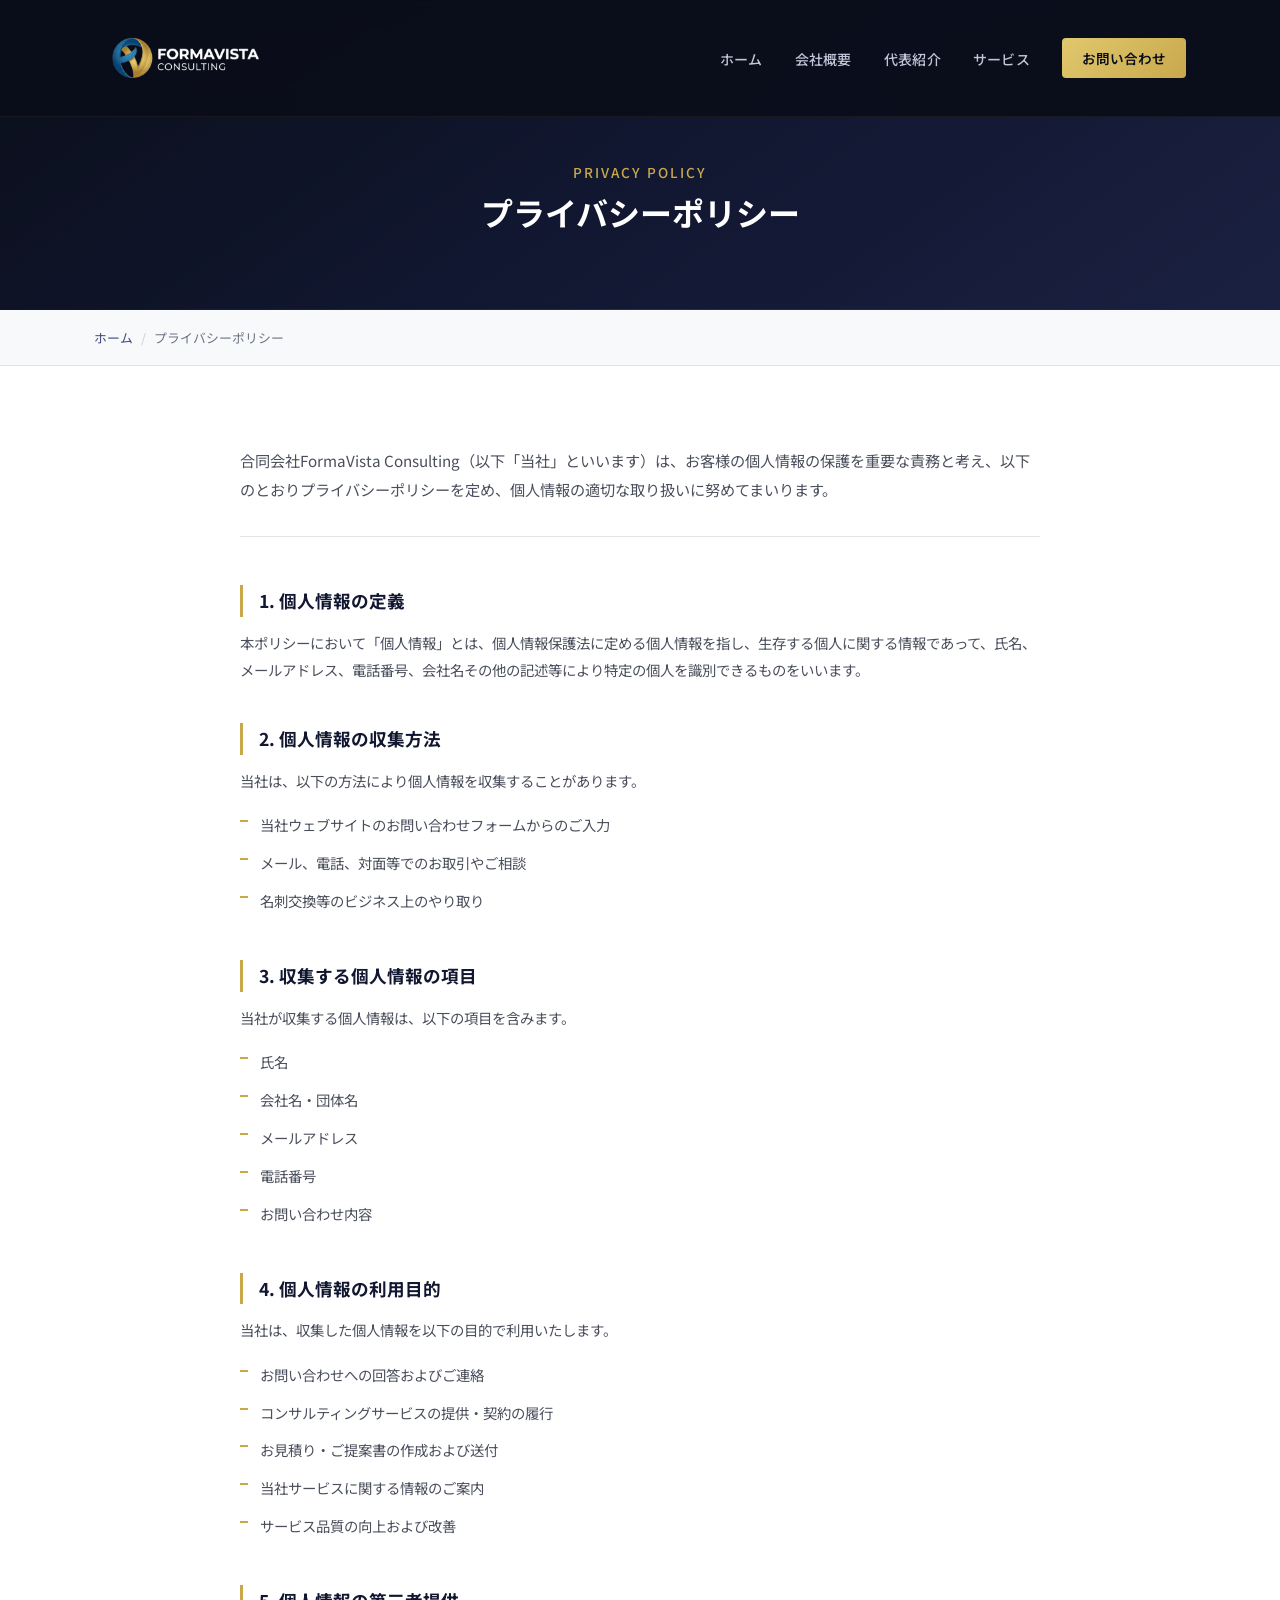
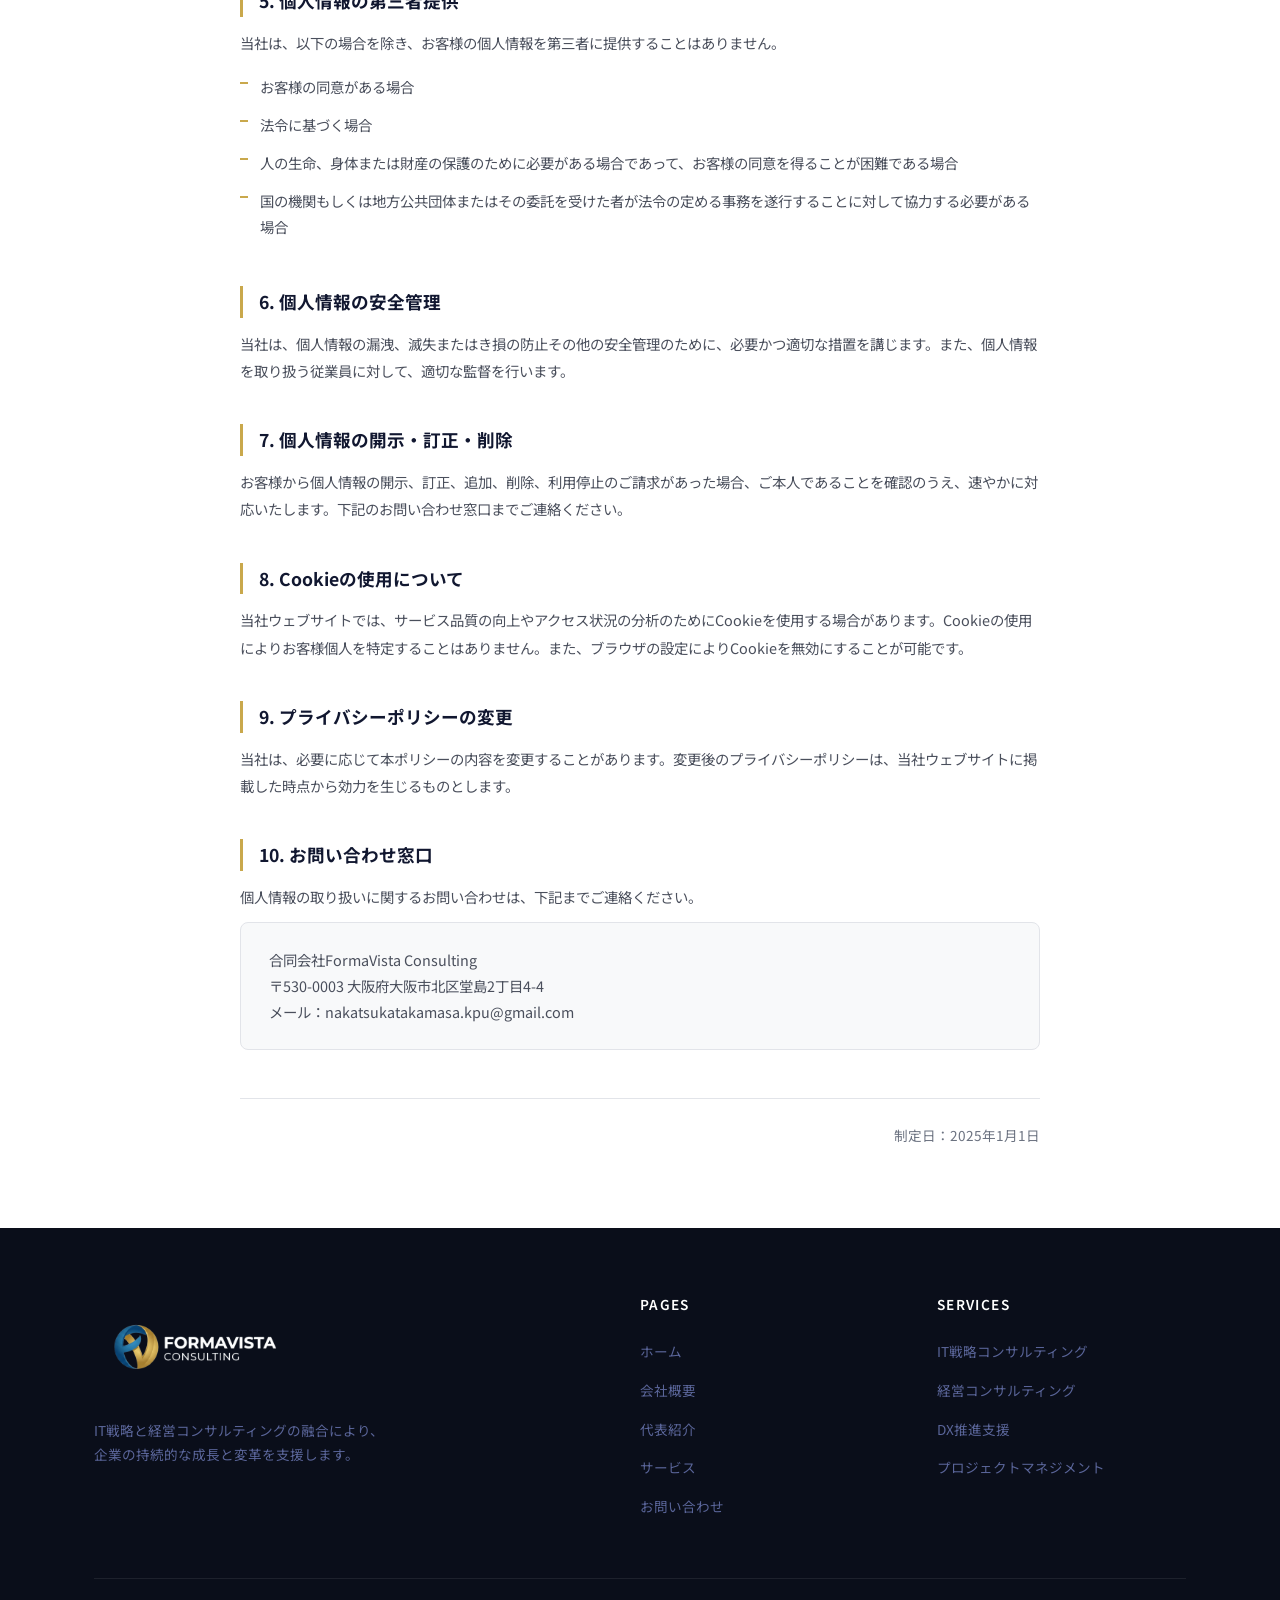
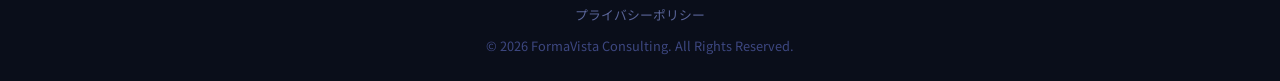
<file: privacy.html>
<!DOCTYPE html>
<html lang="ja">
<head>
  <meta charset="UTF-8">
  <link rel="icon" href="images/favicon-32.png" type="image/png" sizes="32x32">
  <link rel="apple-touch-icon" href="images/apple-touch-icon.png">
  <meta name="viewport" content="width=device-width, initial-scale=1.0">
  <meta name="description" content="合同会社FormaVista Consultingのプライバシーポリシー。個人情報の取り扱いについてご説明します。">
  <title>プライバシーポリシー | 合同会社FormaVista Consulting</title>

  <link rel="preconnect" href="https://fonts.googleapis.com">
  <link rel="preconnect" href="https://fonts.gstatic.com" crossorigin>
  <link href="https://fonts.googleapis.com/css2?family=Noto+Sans+JP:wght@400;500;600;700&display=swap" rel="stylesheet">
  <link rel="stylesheet" href="css/style.css">
</head>
<body>

  <!-- Header -->
  <header class="header" id="header">
    <div class="header__inner">
      <a href="index.html" class="header__logo">
        <img src="images/logo-full.png" alt="FormaVista Consulting" class="header__logo-img">
      </a>
      <nav class="nav" id="nav">
        <ul class="nav__list">
          <li><a href="index.html" class="nav__link">ホーム</a></li>
          <li><a href="about.html" class="nav__link">会社概要</a></li>
          <li><a href="profile.html" class="nav__link">代表紹介</a></li>
          <li><a href="services.html" class="nav__link">サービス</a></li>
          <li><a href="contact.html" class="nav__contact">お問い合わせ</a></li>
        </ul>
      </nav>
      <button class="hamburger" id="hamburger" aria-label="メニューを開く">
        <span class="hamburger__line"></span>
        <span class="hamburger__line"></span>
        <span class="hamburger__line"></span>
      </button>
    </div>
  </header>

  <!-- Page Header -->
  <section class="page-header">
    <div class="container">
      <p class="page-header__sub">Privacy Policy</p>
      <h1 class="page-header__title">プライバシーポリシー</h1>
    </div>
  </section>

  <!-- Breadcrumb -->
  <nav class="breadcrumb">
    <div class="container">
      <ol class="breadcrumb__list">
        <li><a href="index.html" class="breadcrumb__link">ホーム</a></li>
        <li class="breadcrumb__separator">/</li>
        <li>プライバシーポリシー</li>
      </ol>
    </div>
  </nav>

  <!-- Privacy Policy Content -->
  <section class="section">
    <div class="container">
      <div class="privacy fade-in">
        <p class="privacy__intro">
          合同会社FormaVista Consulting（以下「当社」といいます）は、お客様の個人情報の保護を重要な責務と考え、以下のとおりプライバシーポリシーを定め、個人情報の適切な取り扱いに努めてまいります。
        </p>

        <div class="privacy__section">
          <h2 class="privacy__heading">1. 個人情報の定義</h2>
          <p class="privacy__text">
            本ポリシーにおいて「個人情報」とは、個人情報保護法に定める個人情報を指し、生存する個人に関する情報であって、氏名、メールアドレス、電話番号、会社名その他の記述等により特定の個人を識別できるものをいいます。
          </p>
        </div>

        <div class="privacy__section">
          <h2 class="privacy__heading">2. 個人情報の収集方法</h2>
          <p class="privacy__text">
            当社は、以下の方法により個人情報を収集することがあります。
          </p>
          <ul class="privacy__list">
            <li>当社ウェブサイトのお問い合わせフォームからのご入力</li>
            <li>メール、電話、対面等でのお取引やご相談</li>
            <li>名刺交換等のビジネス上のやり取り</li>
          </ul>
        </div>

        <div class="privacy__section">
          <h2 class="privacy__heading">3. 収集する個人情報の項目</h2>
          <p class="privacy__text">
            当社が収集する個人情報は、以下の項目を含みます。
          </p>
          <ul class="privacy__list">
            <li>氏名</li>
            <li>会社名・団体名</li>
            <li>メールアドレス</li>
            <li>電話番号</li>
            <li>お問い合わせ内容</li>
          </ul>
        </div>

        <div class="privacy__section">
          <h2 class="privacy__heading">4. 個人情報の利用目的</h2>
          <p class="privacy__text">
            当社は、収集した個人情報を以下の目的で利用いたします。
          </p>
          <ul class="privacy__list">
            <li>お問い合わせへの回答およびご連絡</li>
            <li>コンサルティングサービスの提供・契約の履行</li>
            <li>お見積り・ご提案書の作成および送付</li>
            <li>当社サービスに関する情報のご案内</li>
            <li>サービス品質の向上および改善</li>
          </ul>
        </div>

        <div class="privacy__section">
          <h2 class="privacy__heading">5. 個人情報の第三者提供</h2>
          <p class="privacy__text">
            当社は、以下の場合を除き、お客様の個人情報を第三者に提供することはありません。
          </p>
          <ul class="privacy__list">
            <li>お客様の同意がある場合</li>
            <li>法令に基づく場合</li>
            <li>人の生命、身体または財産の保護のために必要がある場合であって、お客様の同意を得ることが困難である場合</li>
            <li>国の機関もしくは地方公共団体またはその委託を受けた者が法令の定める事務を遂行することに対して協力する必要がある場合</li>
          </ul>
        </div>

        <div class="privacy__section">
          <h2 class="privacy__heading">6. 個人情報の安全管理</h2>
          <p class="privacy__text">
            当社は、個人情報の漏洩、滅失またはき損の防止その他の安全管理のために、必要かつ適切な措置を講じます。また、個人情報を取り扱う従業員に対して、適切な監督を行います。
          </p>
        </div>

        <div class="privacy__section">
          <h2 class="privacy__heading">7. 個人情報の開示・訂正・削除</h2>
          <p class="privacy__text">
            お客様から個人情報の開示、訂正、追加、削除、利用停止のご請求があった場合、ご本人であることを確認のうえ、速やかに対応いたします。下記のお問い合わせ窓口までご連絡ください。
          </p>
        </div>

        <div class="privacy__section">
          <h2 class="privacy__heading">8. Cookieの使用について</h2>
          <p class="privacy__text">
            当社ウェブサイトでは、サービス品質の向上やアクセス状況の分析のためにCookieを使用する場合があります。Cookieの使用によりお客様個人を特定することはありません。また、ブラウザの設定によりCookieを無効にすることが可能です。
          </p>
        </div>

        <div class="privacy__section">
          <h2 class="privacy__heading">9. プライバシーポリシーの変更</h2>
          <p class="privacy__text">
            当社は、必要に応じて本ポリシーの内容を変更することがあります。変更後のプライバシーポリシーは、当社ウェブサイトに掲載した時点から効力を生じるものとします。
          </p>
        </div>

        <div class="privacy__section">
          <h2 class="privacy__heading">10. お問い合わせ窓口</h2>
          <p class="privacy__text">
            個人情報の取り扱いに関するお問い合わせは、下記までご連絡ください。
          </p>
          <div class="privacy__contact">
            <p>合同会社FormaVista Consulting</p>
            <p>〒530-0003 大阪府大阪市北区堂島2丁目4-4</p>
            <p>メール：nakatsukatakamasa.kpu@gmail.com</p>
          </div>
        </div>

        <p class="privacy__date">制定日：2025年1月1日</p>
      </div>
    </div>
  </section>

  <!-- Footer -->
  <footer class="footer">
    <div class="container">
      <div class="footer__grid">
        <div>
          <a href="index.html" class="footer__brand">
            <img src="images/logo-full.png" alt="FormaVista Consulting" class="footer__brand-img">
          </a>
          <p class="footer__brand-text">
            IT戦略と経営コンサルティングの融合により、<br>
            企業の持続的な成長と変革を支援します。
          </p>
        </div>
        <div>
          <h4 class="footer__heading">Pages</h4>
          <ul class="footer__links">
            <li><a href="index.html">ホーム</a></li>
            <li><a href="about.html">会社概要</a></li>
            <li><a href="profile.html">代表紹介</a></li>
            <li><a href="services.html">サービス</a></li>
            <li><a href="contact.html">お問い合わせ</a></li>
          </ul>
        </div>
        <div>
          <h4 class="footer__heading">Services</h4>
          <ul class="footer__links">
            <li><a href="services.html">IT戦略コンサルティング</a></li>
            <li><a href="services.html">経営コンサルティング</a></li>
            <li><a href="services.html">DX推進支援</a></li>
            <li><a href="services.html">プロジェクトマネジメント</a></li>
          </ul>
        </div>
      </div>
      <div class="footer__bottom">
        <p><a href="privacy.html" class="footer__privacy-link">プライバシーポリシー</a></p>
        <p>&copy; 2026 FormaVista Consulting. All Rights Reserved.</p>
      </div>
    </div>
  </footer>

  <script src="js/main.js"></script>
</body>
</html>
</file>
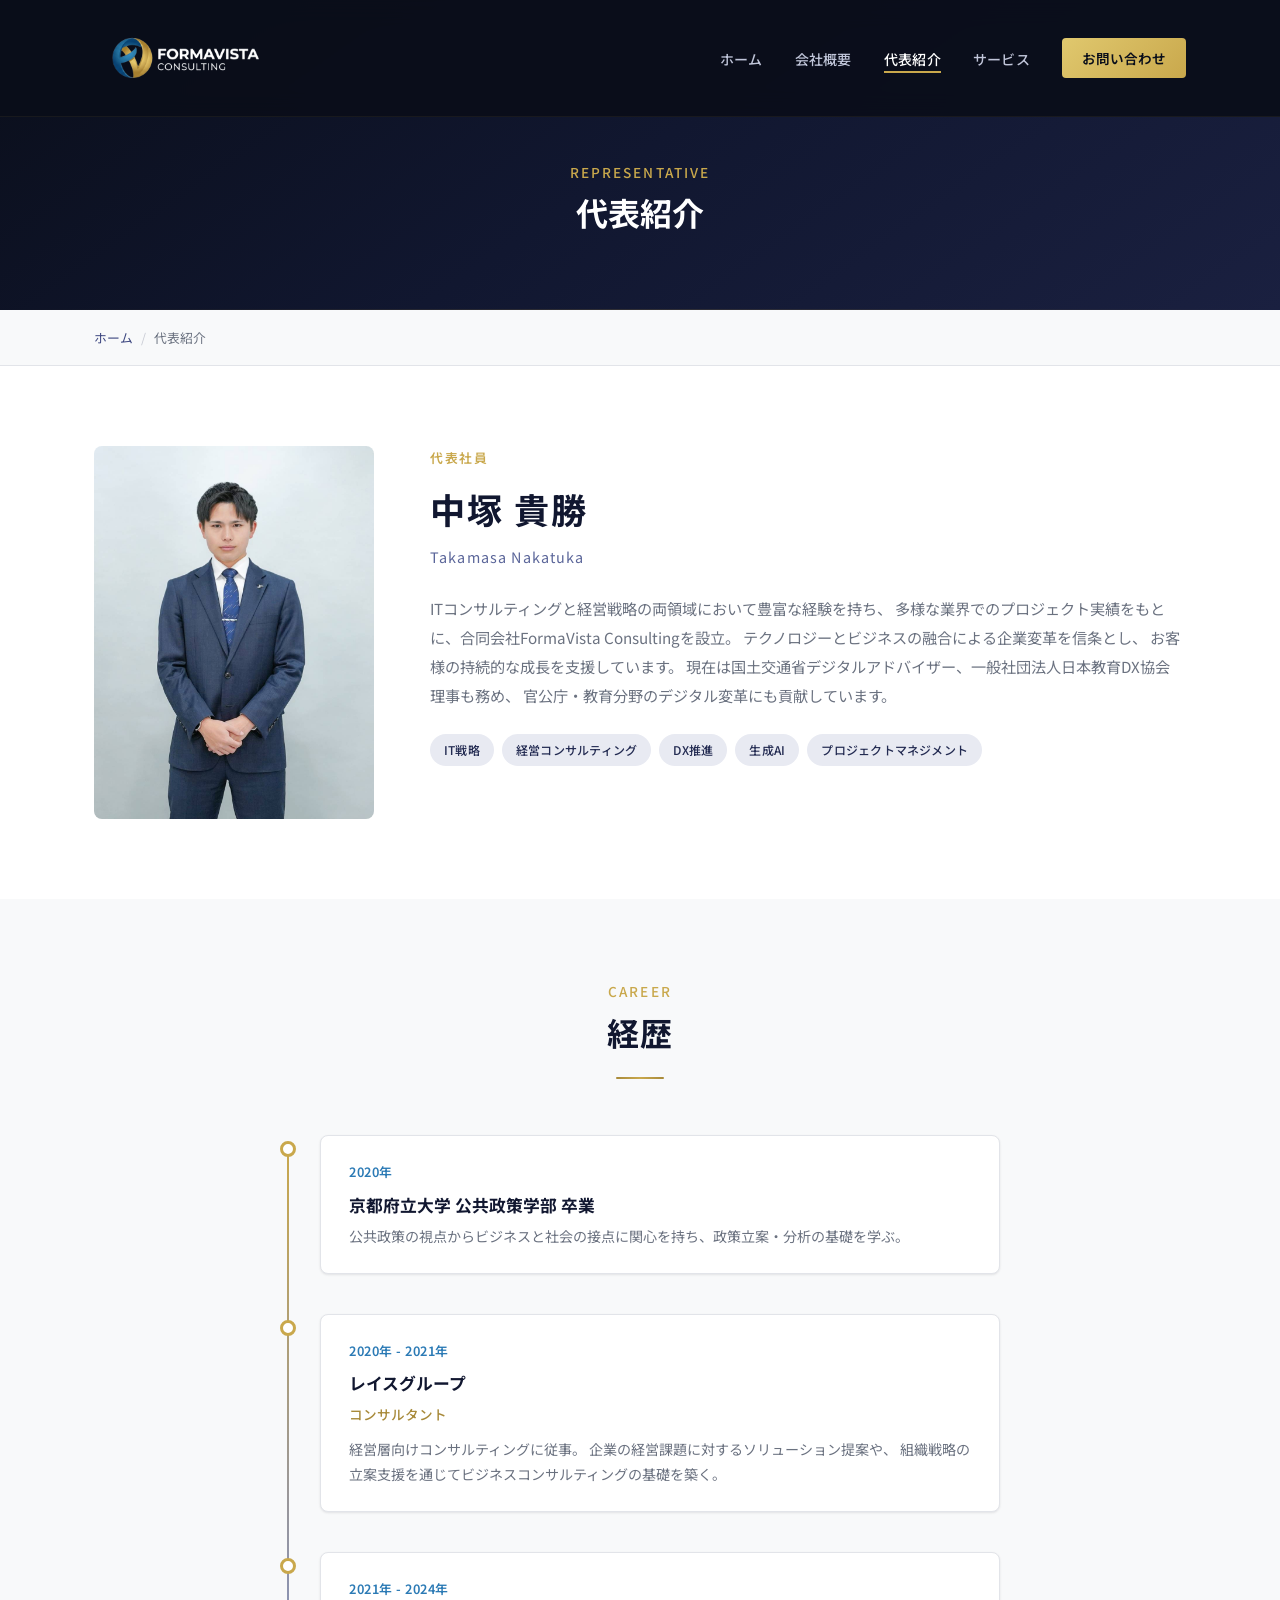
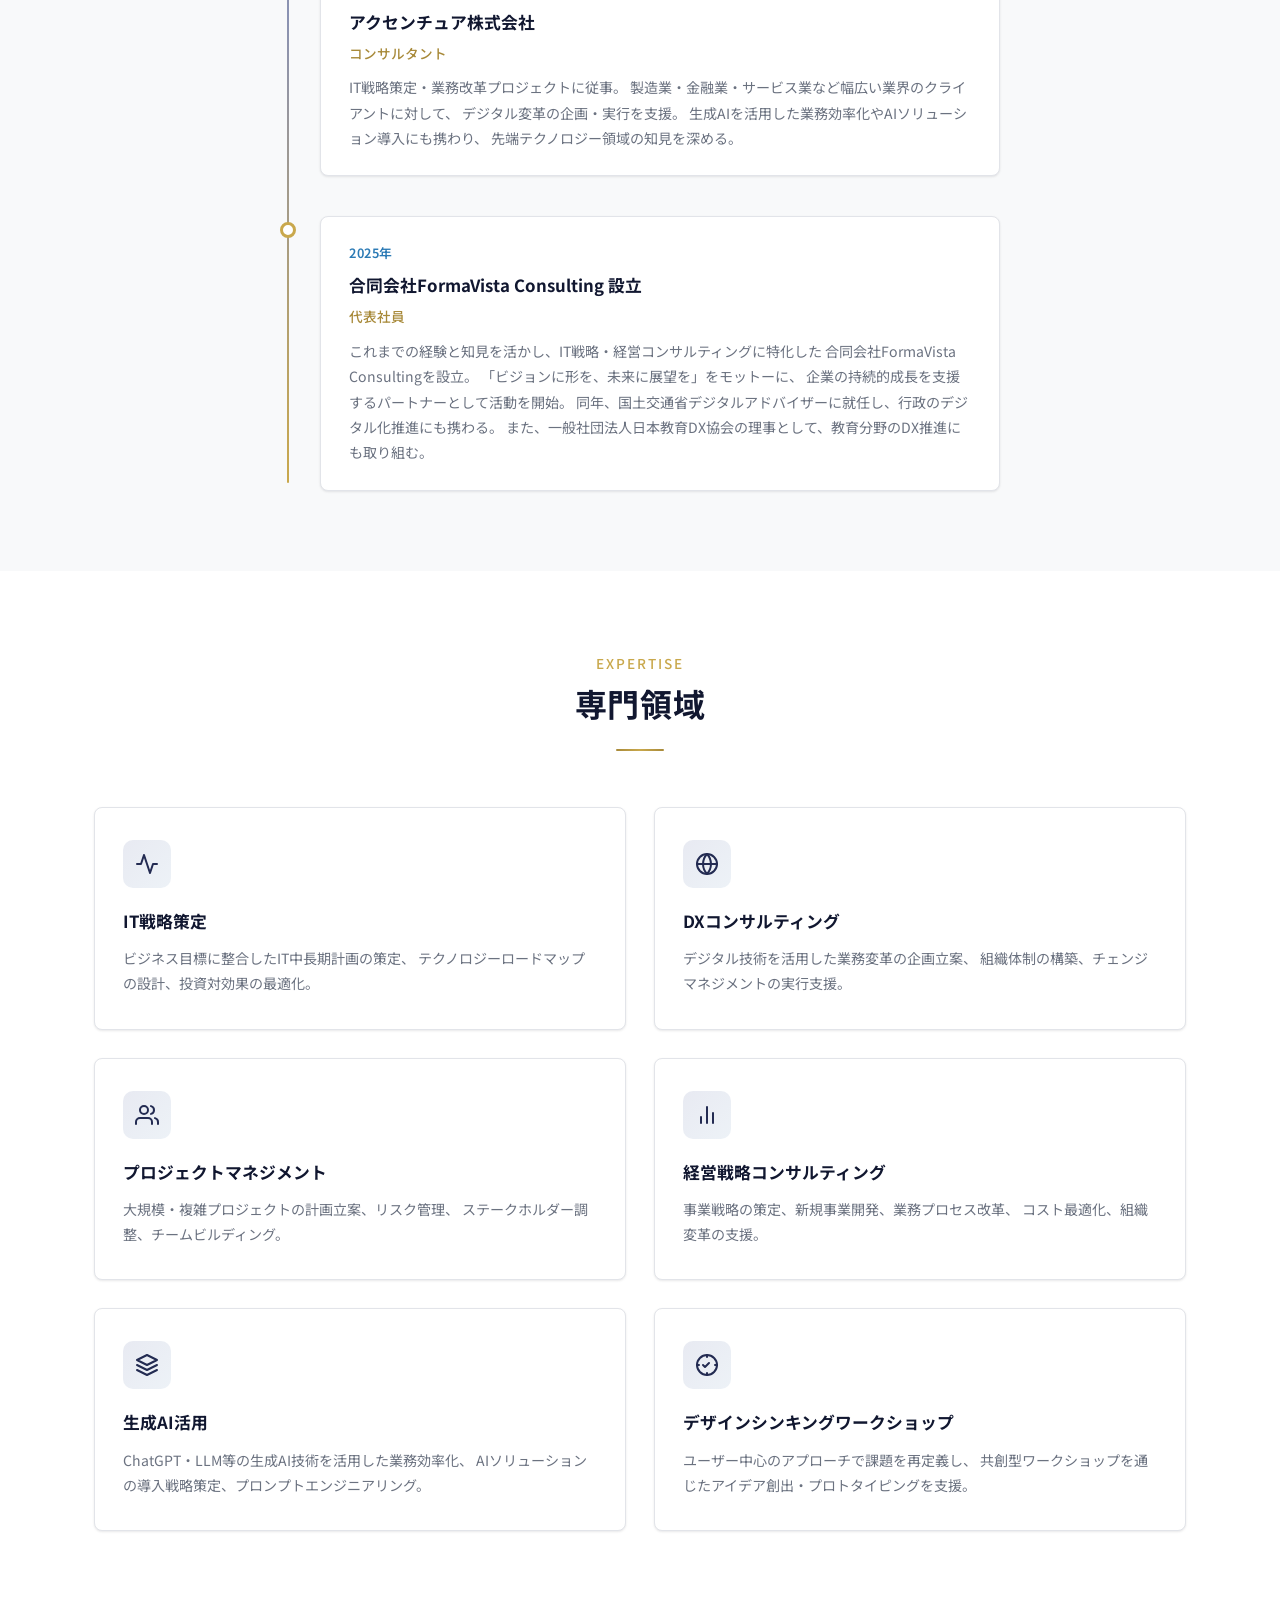
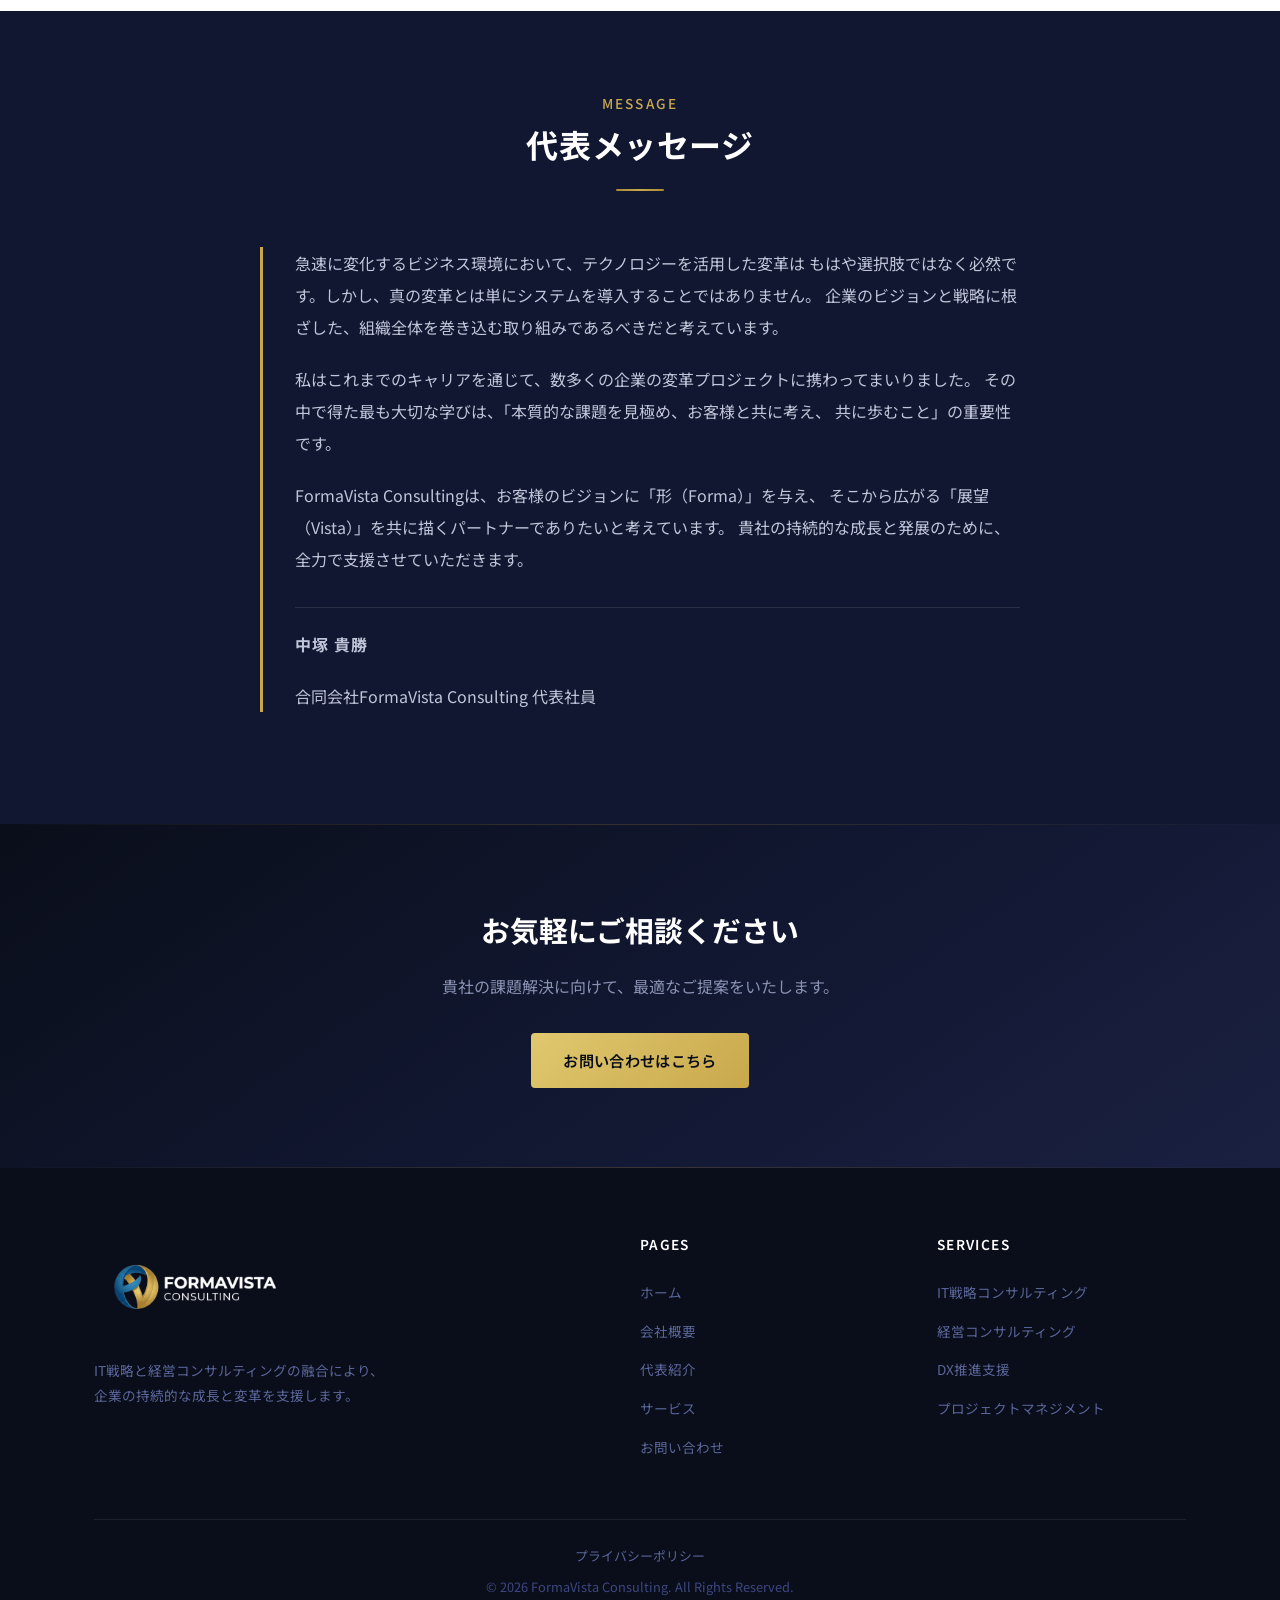
<file: profile.html>
<!DOCTYPE html>
<html lang="ja">
<head>
  <meta charset="UTF-8">
  <link rel="icon" href="images/favicon-32.png" type="image/png" sizes="32x32">
  <link rel="apple-touch-icon" href="images/apple-touch-icon.png">
  <meta name="viewport" content="width=device-width, initial-scale=1.0">
  <meta name="description" content="合同会社FormaVista Consulting 代表 中塚貴勝のプロフィール・経歴をご紹介します。">
  <title>代表紹介 | 合同会社FormaVista Consulting</title>

  <link rel="preconnect" href="https://fonts.googleapis.com">
  <link rel="preconnect" href="https://fonts.gstatic.com" crossorigin>
  <link href="https://fonts.googleapis.com/css2?family=Noto+Sans+JP:wght@400;500;600;700&display=swap" rel="stylesheet">
  <link rel="stylesheet" href="css/style.css">
</head>
<body>

  <!-- Header -->
  <header class="header" id="header">
    <div class="header__inner">
      <a href="index.html" class="header__logo">
        <img src="images/logo-full.png" alt="FormaVista Consulting" class="header__logo-img">
      </a>
      <nav class="nav" id="nav">
        <ul class="nav__list">
          <li><a href="index.html" class="nav__link">ホーム</a></li>
          <li><a href="about.html" class="nav__link">会社概要</a></li>
          <li><a href="profile.html" class="nav__link nav__link--active">代表紹介</a></li>
          <li><a href="services.html" class="nav__link">サービス</a></li>
          <li><a href="contact.html" class="nav__contact">お問い合わせ</a></li>
        </ul>
      </nav>
      <button class="hamburger" id="hamburger" aria-label="メニューを開く">
        <span class="hamburger__line"></span>
        <span class="hamburger__line"></span>
        <span class="hamburger__line"></span>
      </button>
    </div>
  </header>

  <!-- Page Header -->
  <section class="page-header">
    <div class="container">
      <p class="page-header__sub">Representative</p>
      <h1 class="page-header__title">代表紹介</h1>
    </div>
  </section>

  <!-- Breadcrumb -->
  <nav class="breadcrumb">
    <div class="container">
      <ol class="breadcrumb__list">
        <li><a href="index.html" class="breadcrumb__link">ホーム</a></li>
        <li class="breadcrumb__separator">/</li>
        <li>代表紹介</li>
      </ol>
    </div>
  </nav>

  <!-- Profile Hero -->
  <section class="section">
    <div class="container">
      <div class="profile-hero fade-in">
        <div class="profile-hero__photo">
          <img src="images/profile.jpg" alt="中塚 貴勝" class="profile-hero__photo-img">
        </div>
        <div class="profile-hero__info">
          <p class="profile-hero__role">代表社員</p>
          <h2 class="profile-hero__name">中塚 貴勝</h2>
          <p class="profile-hero__name-en">Takamasa Nakatuka</p>
          <p class="profile-hero__intro">
            ITコンサルティングと経営戦略の両領域において豊富な経験を持ち、
            多様な業界でのプロジェクト実績をもとに、合同会社FormaVista Consultingを設立。
            テクノロジーとビジネスの融合による企業変革を信条とし、
            お客様の持続的な成長を支援しています。
            現在は国土交通省デジタルアドバイザー、一般社団法人日本教育DX協会 理事も務め、
            官公庁・教育分野のデジタル変革にも貢献しています。
          </p>
          <div class="profile-hero__tags">
            <span class="profile-hero__tag">IT戦略</span>
            <span class="profile-hero__tag">経営コンサルティング</span>
            <span class="profile-hero__tag">DX推進</span>
            <span class="profile-hero__tag">生成AI</span>
            <span class="profile-hero__tag">プロジェクトマネジメント</span>
          </div>
        </div>
      </div>
    </div>
  </section>

  <!-- Career Timeline -->
  <section class="section section--gray">
    <div class="container">
      <div class="section-header fade-in">
        <p class="section-header__sub">Career</p>
        <h2 class="section-header__title">経歴</h2>
        <div class="section-header__line"></div>
      </div>
      <div class="timeline">
        <div class="timeline__item fade-in">
          <div class="timeline__marker"></div>
          <div class="timeline__content">
            <p class="timeline__period">2020年</p>
            <h3 class="timeline__title">京都府立大学 公共政策学部 卒業</h3>
            <p class="timeline__text">
              公共政策の視点からビジネスと社会の接点に関心を持ち、政策立案・分析の基礎を学ぶ。
            </p>
          </div>
        </div>
        <div class="timeline__item fade-in">
          <div class="timeline__marker"></div>
          <div class="timeline__content">
            <p class="timeline__period">2020年 - 2021年</p>
            <h3 class="timeline__title">レイスグループ</h3>
            <p class="timeline__role">コンサルタント</p>
            <p class="timeline__text">
              経営層向けコンサルティングに従事。
              企業の経営課題に対するソリューション提案や、
              組織戦略の立案支援を通じてビジネスコンサルティングの基礎を築く。
            </p>
          </div>
        </div>
        <div class="timeline__item fade-in">
          <div class="timeline__marker"></div>
          <div class="timeline__content">
            <p class="timeline__period">2021年 - 2024年</p>
            <h3 class="timeline__title">アクセンチュア株式会社</h3>
            <p class="timeline__role">コンサルタント</p>
            <p class="timeline__text">
              IT戦略策定・業務改革プロジェクトに従事。
              製造業・金融業・サービス業など幅広い業界のクライアントに対して、
              デジタル変革の企画・実行を支援。
              生成AIを活用した業務効率化やAIソリューション導入にも携わり、
              先端テクノロジー領域の知見を深める。
            </p>
          </div>
        </div>
        <div class="timeline__item fade-in">
          <div class="timeline__marker"></div>
          <div class="timeline__content">
            <p class="timeline__period">2025年</p>
            <h3 class="timeline__title">合同会社FormaVista Consulting 設立</h3>
            <p class="timeline__role">代表社員</p>
            <p class="timeline__text">
              これまでの経験と知見を活かし、IT戦略・経営コンサルティングに特化した
              合同会社FormaVista Consultingを設立。
              「ビジョンに形を、未来に展望を」をモットーに、
              企業の持続的成長を支援するパートナーとして活動を開始。
              同年、国土交通省デジタルアドバイザーに就任し、行政のデジタル化推進にも携わる。
              また、一般社団法人日本教育DX協会の理事として、教育分野のDX推進にも取り組む。
            </p>
          </div>
        </div>
      </div>
    </div>
  </section>

  <!-- Expertise -->
  <section class="section">
    <div class="container">
      <div class="section-header fade-in">
        <p class="section-header__sub">Expertise</p>
        <h2 class="section-header__title">専門領域</h2>
        <div class="section-header__line"></div>
      </div>
      <div class="expertise-grid">
        <div class="expertise-card fade-in">
          <div class="expertise-card__icon">
            <svg viewBox="0 0 24 24" fill="none" stroke="currentColor" stroke-width="2" stroke-linecap="round" stroke-linejoin="round">
              <polyline points="22 12 18 12 15 21 9 3 6 12 2 12"/>
            </svg>
          </div>
          <h3 class="expertise-card__title">IT戦略策定</h3>
          <p class="expertise-card__text">
            ビジネス目標に整合したIT中長期計画の策定、
            テクノロジーロードマップの設計、投資対効果の最適化。
          </p>
        </div>
        <div class="expertise-card fade-in">
          <div class="expertise-card__icon">
            <svg viewBox="0 0 24 24" fill="none" stroke="currentColor" stroke-width="2" stroke-linecap="round" stroke-linejoin="round">
              <circle cx="12" cy="12" r="10"/>
              <line x1="2" y1="12" x2="22" y2="12"/>
              <path d="M12 2a15.3 15.3 0 0 1 4 10 15.3 15.3 0 0 1-4 10 15.3 15.3 0 0 1-4-10 15.3 15.3 0 0 1 4-10z"/>
            </svg>
          </div>
          <h3 class="expertise-card__title">DXコンサルティング</h3>
          <p class="expertise-card__text">
            デジタル技術を活用した業務変革の企画立案、
            組織体制の構築、チェンジマネジメントの実行支援。
          </p>
        </div>
        <div class="expertise-card fade-in">
          <div class="expertise-card__icon">
            <svg viewBox="0 0 24 24" fill="none" stroke="currentColor" stroke-width="2" stroke-linecap="round" stroke-linejoin="round">
              <path d="M17 21v-2a4 4 0 0 0-4-4H5a4 4 0 0 0-4 4v2"/>
              <circle cx="9" cy="7" r="4"/>
              <path d="M23 21v-2a4 4 0 0 0-3-3.87"/>
              <path d="M16 3.13a4 4 0 0 1 0 7.75"/>
            </svg>
          </div>
          <h3 class="expertise-card__title">プロジェクトマネジメント</h3>
          <p class="expertise-card__text">
            大規模・複雑プロジェクトの計画立案、リスク管理、
            ステークホルダー調整、チームビルディング。
          </p>
        </div>
        <div class="expertise-card fade-in">
          <div class="expertise-card__icon">
            <svg viewBox="0 0 24 24" fill="none" stroke="currentColor" stroke-width="2" stroke-linecap="round" stroke-linejoin="round">
              <line x1="18" y1="20" x2="18" y2="10"/>
              <line x1="12" y1="20" x2="12" y2="4"/>
              <line x1="6" y1="20" x2="6" y2="14"/>
            </svg>
          </div>
          <h3 class="expertise-card__title">経営戦略コンサルティング</h3>
          <p class="expertise-card__text">
            事業戦略の策定、新規事業開発、業務プロセス改革、
            コスト最適化、組織変革の支援。
          </p>
        </div>
        <div class="expertise-card fade-in">
          <div class="expertise-card__icon">
            <svg viewBox="0 0 24 24" fill="none" stroke="currentColor" stroke-width="2" stroke-linecap="round" stroke-linejoin="round">
              <path d="M12 2L2 7l10 5 10-5-10-5z"/>
              <path d="M2 17l10 5 10-5"/>
              <path d="M2 12l10 5 10-5"/>
            </svg>
          </div>
          <h3 class="expertise-card__title">生成AI活用</h3>
          <p class="expertise-card__text">
            ChatGPT・LLM等の生成AI技術を活用した業務効率化、
            AIソリューションの導入戦略策定、プロンプトエンジニアリング。
          </p>
        </div>
        <div class="expertise-card fade-in">
          <div class="expertise-card__icon">
            <svg viewBox="0 0 24 24" fill="none" stroke="currentColor" stroke-width="2" stroke-linecap="round" stroke-linejoin="round">
              <circle cx="12" cy="12" r="10"/>
              <path d="M8 12l2 2 4-4"/>
              <path d="M12 2v2"/>
              <path d="M12 20v2"/>
              <path d="M2 12h2"/>
              <path d="M20 12h2"/>
            </svg>
          </div>
          <h3 class="expertise-card__title">デザインシンキングワークショップ</h3>
          <p class="expertise-card__text">
            ユーザー中心のアプローチで課題を再定義し、
            共創型ワークショップを通じたアイデア創出・プロトタイピングを支援。
          </p>
        </div>
      </div>
    </div>
  </section>

  <!-- Message -->
  <section class="section section--navy">
    <div class="container">
      <div class="section-header fade-in">
        <p class="section-header__sub">Message</p>
        <h2 class="section-header__title">代表メッセージ</h2>
        <div class="section-header__line"></div>
      </div>
      <div class="message fade-in">
        <blockquote class="message__quote">
          <p>
            急速に変化するビジネス環境において、テクノロジーを活用した変革は
            もはや選択肢ではなく必然です。しかし、真の変革とは単にシステムを導入することではありません。
            企業のビジョンと戦略に根ざした、組織全体を巻き込む取り組みであるべきだと考えています。
          </p>
          <p>
            私はこれまでのキャリアを通じて、数多くの企業の変革プロジェクトに携わってまいりました。
            その中で得た最も大切な学びは、「本質的な課題を見極め、お客様と共に考え、
            共に歩むこと」の重要性です。
          </p>
          <p>
            FormaVista Consultingは、お客様のビジョンに「形（Forma）」を与え、
            そこから広がる「展望（Vista）」を共に描くパートナーでありたいと考えています。
            貴社の持続的な成長と発展のために、全力で支援させていただきます。
          </p>
          <footer class="message__author">
            <p class="message__author-name">中塚 貴勝</p>
            <p class="message__author-role">合同会社FormaVista Consulting 代表社員</p>
          </footer>
        </blockquote>
      </div>
    </div>
  </section>

  <!-- CTA -->
  <section class="cta">
    <div class="container">
      <h2 class="cta__title fade-in">お気軽にご相談ください</h2>
      <p class="cta__text fade-in">
        貴社の課題解決に向けて、最適なご提案をいたします。
      </p>
      <a href="contact.html" class="btn btn--primary fade-in">お問い合わせはこちら</a>
    </div>
  </section>

  <!-- Footer -->
  <footer class="footer">
    <div class="container">
      <div class="footer__grid">
        <div>
          <a href="index.html" class="footer__brand">
            <img src="images/logo-full.png" alt="FormaVista Consulting" class="footer__brand-img">
          </a>
          <p class="footer__brand-text">
            IT戦略と経営コンサルティングの融合により、<br>
            企業の持続的な成長と変革を支援します。
          </p>
        </div>
        <div>
          <h4 class="footer__heading">Pages</h4>
          <ul class="footer__links">
            <li><a href="index.html">ホーム</a></li>
            <li><a href="about.html">会社概要</a></li>
            <li><a href="profile.html">代表紹介</a></li>
            <li><a href="services.html">サービス</a></li>
            <li><a href="contact.html">お問い合わせ</a></li>
          </ul>
        </div>
        <div>
          <h4 class="footer__heading">Services</h4>
          <ul class="footer__links">
            <li><a href="services.html">IT戦略コンサルティング</a></li>
            <li><a href="services.html">経営コンサルティング</a></li>
            <li><a href="services.html">DX推進支援</a></li>
            <li><a href="services.html">プロジェクトマネジメント</a></li>
          </ul>
        </div>
      </div>
      <div class="footer__bottom">
        <p><a href="privacy.html" class="footer__privacy-link">プライバシーポリシー</a></p>
        <p>&copy; 2026 FormaVista Consulting. All Rights Reserved.</p>
      </div>
    </div>
  </footer>

  <script src="js/main.js"></script>
</body>
</html>
</file>
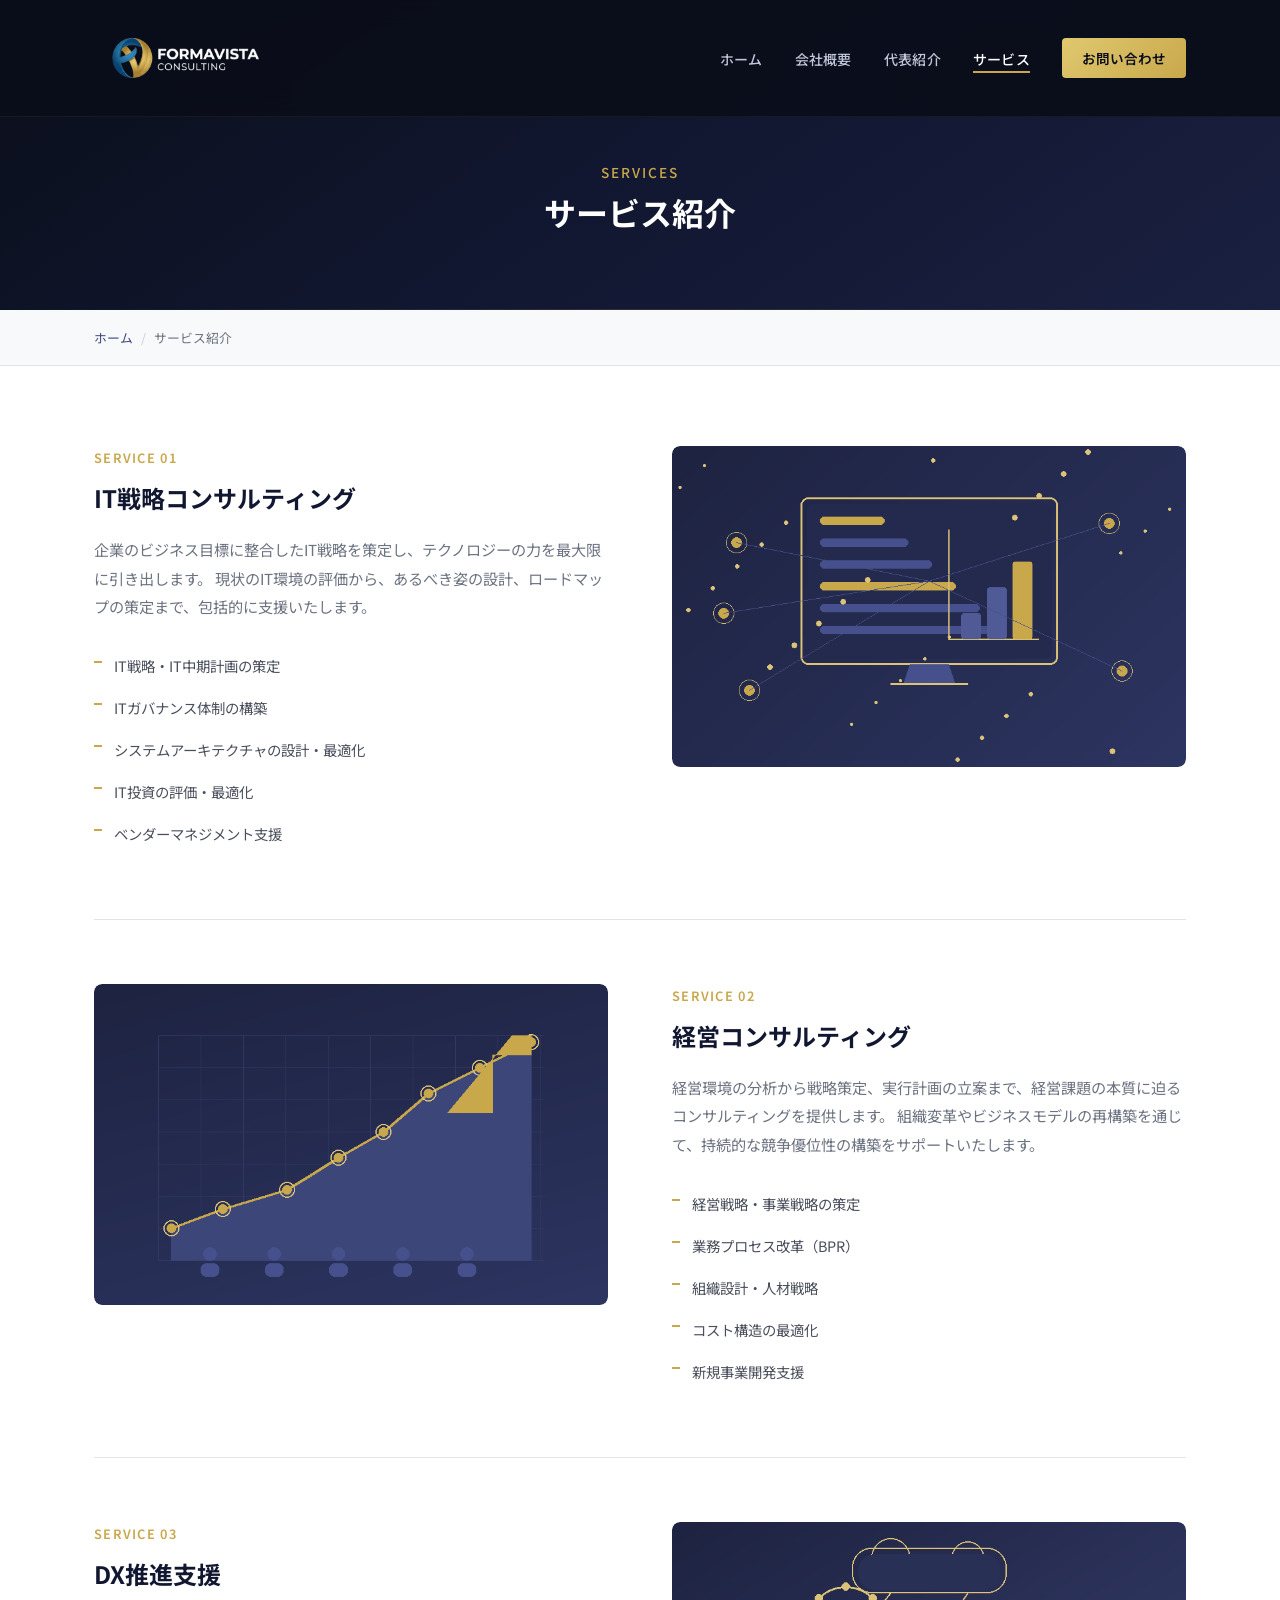
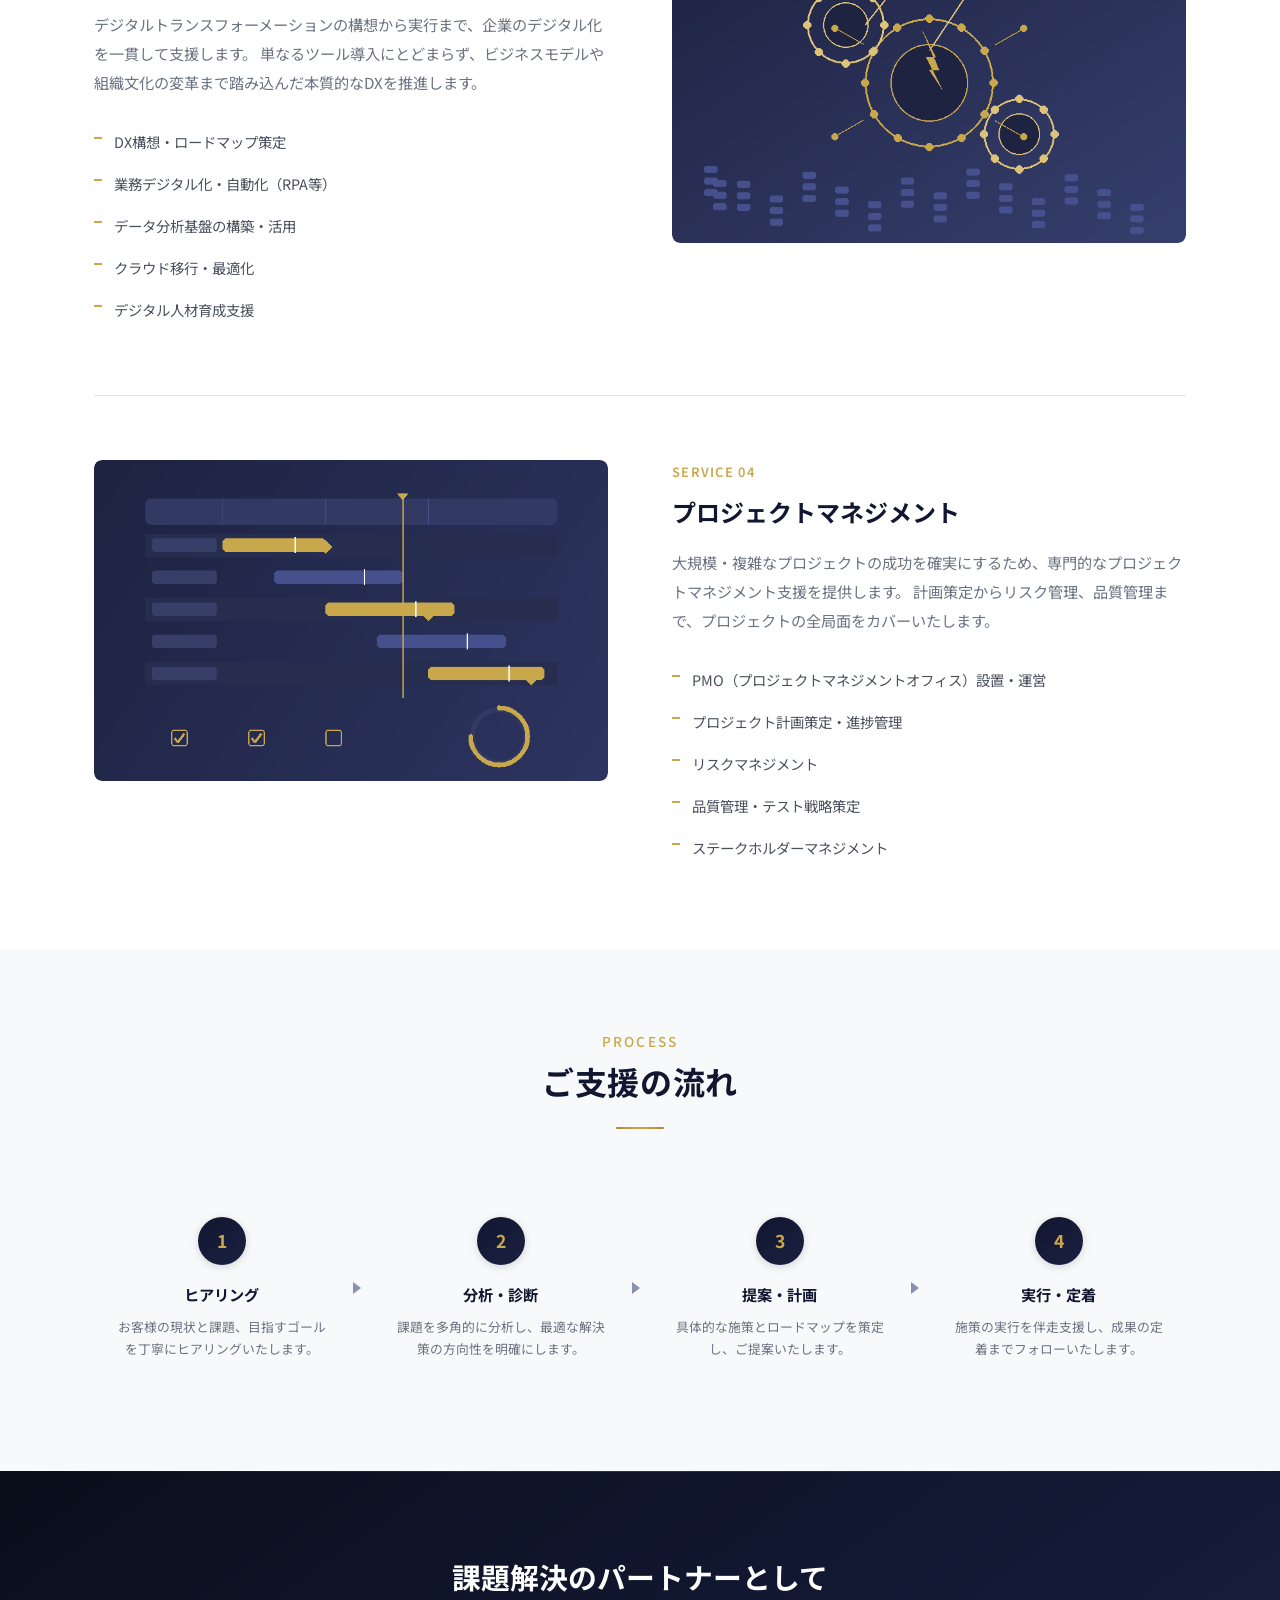
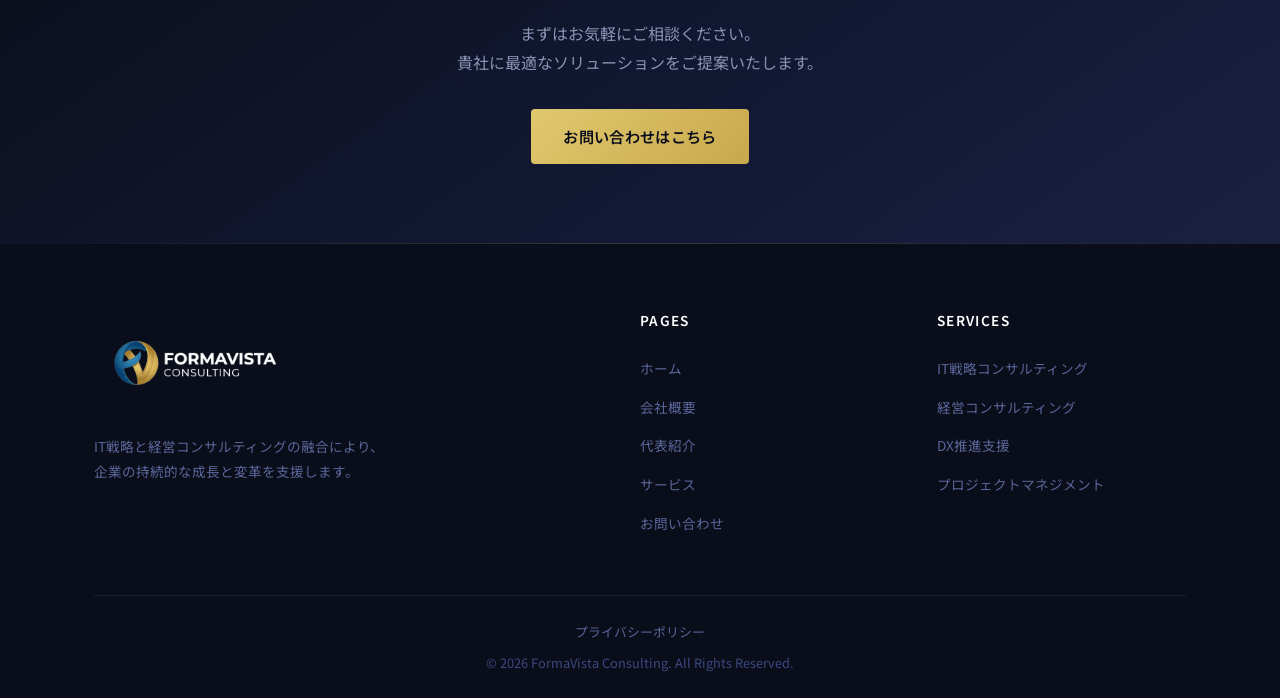
<file: services.html>
<!DOCTYPE html>
<html lang="ja">
<head>
  <meta charset="UTF-8">
  <link rel="icon" href="images/favicon-32.png" type="image/png" sizes="32x32">
  <link rel="apple-touch-icon" href="images/apple-touch-icon.png">
  <meta name="viewport" content="width=device-width, initial-scale=1.0">
  <meta name="description" content="合同会社FormaVista Consultingのサービス紹介。IT戦略・経営コンサルティング・DX推進支援・プロジェクトマネジメントをご提供します。">
  <title>サービス紹介 | 合同会社FormaVista Consulting</title>

  <link rel="preconnect" href="https://fonts.googleapis.com">
  <link rel="preconnect" href="https://fonts.gstatic.com" crossorigin>
  <link href="https://fonts.googleapis.com/css2?family=Noto+Sans+JP:wght@400;500;600;700&display=swap" rel="stylesheet">
  <link rel="stylesheet" href="css/style.css">
</head>
<body>

  <!-- Header -->
  <header class="header" id="header">
    <div class="header__inner">
      <a href="index.html" class="header__logo">
        <img src="images/logo-full.png" alt="FormaVista Consulting" class="header__logo-img">
      </a>
      <nav class="nav" id="nav">
        <ul class="nav__list">
          <li><a href="index.html" class="nav__link">ホーム</a></li>
          <li><a href="about.html" class="nav__link">会社概要</a></li>
          <li><a href="profile.html" class="nav__link">代表紹介</a></li>
          <li><a href="services.html" class="nav__link nav__link--active">サービス</a></li>
          <li><a href="contact.html" class="nav__contact">お問い合わせ</a></li>
        </ul>
      </nav>
      <button class="hamburger" id="hamburger" aria-label="メニューを開く">
        <span class="hamburger__line"></span>
        <span class="hamburger__line"></span>
        <span class="hamburger__line"></span>
      </button>
    </div>
  </header>

  <!-- Page Header -->
  <section class="page-header">
    <div class="container">
      <p class="page-header__sub">Services</p>
      <h1 class="page-header__title">サービス紹介</h1>
    </div>
  </section>

  <!-- Breadcrumb -->
  <nav class="breadcrumb">
    <div class="container">
      <ol class="breadcrumb__list">
        <li><a href="index.html" class="breadcrumb__link">ホーム</a></li>
        <li class="breadcrumb__separator">/</li>
        <li>サービス紹介</li>
      </ol>
    </div>
  </nav>

  <!-- Service Details -->
  <section class="section">
    <div class="container">

      <!-- Service 1 -->
      <div class="service-detail fade-in">
        <div>
          <p class="service-detail__label">Service 01</p>
          <h2 class="service-detail__title">IT戦略コンサルティング</h2>
          <p class="service-detail__text">
            企業のビジネス目標に整合したIT戦略を策定し、テクノロジーの力を最大限に引き出します。
            現状のIT環境の評価から、あるべき姿の設計、ロードマップの策定まで、包括的に支援いたします。
          </p>
          <ul class="service-detail__list">
            <li>IT戦略・IT中期計画の策定</li>
            <li>ITガバナンス体制の構築</li>
            <li>システムアーキテクチャの設計・最適化</li>
            <li>IT投資の評価・最適化</li>
            <li>ベンダーマネジメント支援</li>
          </ul>
        </div>
        <div class="service-detail__visual">
          <img src="images/service-it-strategy.png" alt="IT戦略コンサルティング" loading="lazy">
        </div>
      </div>

      <!-- Service 2 -->
      <div class="service-detail fade-in">
        <div>
          <p class="service-detail__label">Service 02</p>
          <h2 class="service-detail__title">経営コンサルティング</h2>
          <p class="service-detail__text">
            経営環境の分析から戦略策定、実行計画の立案まで、経営課題の本質に迫るコンサルティングを提供します。
            組織変革やビジネスモデルの再構築を通じて、持続的な競争優位性の構築をサポートいたします。
          </p>
          <ul class="service-detail__list">
            <li>経営戦略・事業戦略の策定</li>
            <li>業務プロセス改革（BPR）</li>
            <li>組織設計・人材戦略</li>
            <li>コスト構造の最適化</li>
            <li>新規事業開発支援</li>
          </ul>
        </div>
        <div class="service-detail__visual">
          <img src="images/service-management.png" alt="経営コンサルティング" loading="lazy">
        </div>
      </div>

      <!-- Service 3 -->
      <div class="service-detail fade-in">
        <div>
          <p class="service-detail__label">Service 03</p>
          <h2 class="service-detail__title">DX推進支援</h2>
          <p class="service-detail__text">
            デジタルトランスフォーメーションの構想から実行まで、企業のデジタル化を一貫して支援します。
            単なるツール導入にとどまらず、ビジネスモデルや組織文化の変革まで踏み込んだ本質的なDXを推進します。
          </p>
          <ul class="service-detail__list">
            <li>DX構想・ロードマップ策定</li>
            <li>業務デジタル化・自動化（RPA等）</li>
            <li>データ分析基盤の構築・活用</li>
            <li>クラウド移行・最適化</li>
            <li>デジタル人材育成支援</li>
          </ul>
        </div>
        <div class="service-detail__visual">
          <img src="images/service-dx.png" alt="DX推進支援" loading="lazy">
        </div>
      </div>

      <!-- Service 4 -->
      <div class="service-detail fade-in">
        <div>
          <p class="service-detail__label">Service 04</p>
          <h2 class="service-detail__title">プロジェクトマネジメント</h2>
          <p class="service-detail__text">
            大規模・複雑なプロジェクトの成功を確実にするため、専門的なプロジェクトマネジメント支援を提供します。
            計画策定からリスク管理、品質管理まで、プロジェクトの全局面をカバーいたします。
          </p>
          <ul class="service-detail__list">
            <li>PMO（プロジェクトマネジメントオフィス）設置・運営</li>
            <li>プロジェクト計画策定・進捗管理</li>
            <li>リスクマネジメント</li>
            <li>品質管理・テスト戦略策定</li>
            <li>ステークホルダーマネジメント</li>
          </ul>
        </div>
        <div class="service-detail__visual">
          <img src="images/service-pm.png" alt="プロジェクトマネジメント" loading="lazy">
        </div>
      </div>

    </div>
  </section>

  <!-- Process -->
  <section class="section section--gray">
    <div class="container">
      <div class="section-header fade-in">
        <p class="section-header__sub">Process</p>
        <h2 class="section-header__title">ご支援の流れ</h2>
        <div class="section-header__line"></div>
      </div>
      <div class="process-grid">
        <div class="process-card fade-in">
          <div class="process-card__step">1</div>
          <h3 class="process-card__title">ヒアリング</h3>
          <p class="process-card__text">
            お客様の現状と課題、目指すゴールを丁寧にヒアリングいたします。
          </p>
        </div>
        <div class="process-card fade-in">
          <div class="process-card__step">2</div>
          <h3 class="process-card__title">分析・診断</h3>
          <p class="process-card__text">
            課題を多角的に分析し、最適な解決策の方向性を明確にします。
          </p>
        </div>
        <div class="process-card fade-in">
          <div class="process-card__step">3</div>
          <h3 class="process-card__title">提案・計画</h3>
          <p class="process-card__text">
            具体的な施策とロードマップを策定し、ご提案いたします。
          </p>
        </div>
        <div class="process-card fade-in">
          <div class="process-card__step">4</div>
          <h3 class="process-card__title">実行・定着</h3>
          <p class="process-card__text">
            施策の実行を伴走支援し、成果の定着までフォローいたします。
          </p>
        </div>
      </div>
    </div>
  </section>

  <!-- CTA -->
  <section class="cta">
    <div class="container">
      <h2 class="cta__title fade-in">課題解決のパートナーとして</h2>
      <p class="cta__text fade-in">
        まずはお気軽にご相談ください。<br>
        貴社に最適なソリューションをご提案いたします。
      </p>
      <a href="contact.html" class="btn btn--primary fade-in">お問い合わせはこちら</a>
    </div>
  </section>

  <!-- Footer -->
  <footer class="footer">
    <div class="container">
      <div class="footer__grid">
        <div>
          <a href="index.html" class="footer__brand">
            <img src="images/logo-full.png" alt="FormaVista Consulting" class="footer__brand-img">
          </a>
          <p class="footer__brand-text">
            IT戦略と経営コンサルティングの融合により、<br>
            企業の持続的な成長と変革を支援します。
          </p>
        </div>
        <div>
          <h4 class="footer__heading">Pages</h4>
          <ul class="footer__links">
            <li><a href="index.html">ホーム</a></li>
            <li><a href="about.html">会社概要</a></li>
            <li><a href="profile.html">代表紹介</a></li>
            <li><a href="services.html">サービス</a></li>
            <li><a href="contact.html">お問い合わせ</a></li>
          </ul>
        </div>
        <div>
          <h4 class="footer__heading">Services</h4>
          <ul class="footer__links">
            <li><a href="services.html">IT戦略コンサルティング</a></li>
            <li><a href="services.html">経営コンサルティング</a></li>
            <li><a href="services.html">DX推進支援</a></li>
            <li><a href="services.html">プロジェクトマネジメント</a></li>
          </ul>
        </div>
      </div>
      <div class="footer__bottom">
        <p><a href="privacy.html" class="footer__privacy-link">プライバシーポリシー</a></p>
        <p>&copy; 2026 FormaVista Consulting. All Rights Reserved.</p>
      </div>
    </div>
  </footer>

  <script src="js/main.js"></script>
</body>
</html>
</file>
<file: css/style.css>
/* ===================================
   FormaVista Consulting - Style Sheet
   =================================== */

/* --- CSS Variables --- */
:root {
  --navy-900: #0a0e1a;
  --navy-800: #111730;
  --navy-700: #1a2040;
  --navy-600: #232b52;
  --navy-500: #2d3561;
  --navy-400: #3d4780;
  --navy-300: #5a6599;
  --navy-200: #8a92b3;
  --navy-100: #c0c5d9;
  --navy-50: #e8eaf2;
  --gold: #c9a84c;
  --gold-light: #e0c86e;
  --gold-dark: #a88a3a;
  --blue: #2b7ab5;
  --blue-light: #5ba8d9;
  --blue-dark: #1a5e8c;
  --white: #ffffff;
  --gray-50: #f8f9fa;
  --gray-100: #f0f1f4;
  --gray-200: #e2e4e9;
  --gray-300: #c8cbd4;
  --gray-600: #6b7280;
  --gray-700: #4a4f5c;
  --font-primary: "Noto Sans JP", "Hiragino Kaku Gothic ProN", "Yu Gothic", sans-serif;
  --font-heading: "Noto Sans JP", "Hiragino Kaku Gothic ProN", "Yu Gothic", sans-serif;
  --transition: 0.3s cubic-bezier(0.4, 0, 0.2, 1);
  --shadow-sm: 0 1px 3px rgba(10, 14, 26, 0.06), 0 1px 2px rgba(10, 14, 26, 0.04);
  --shadow-md: 0 4px 16px rgba(10, 14, 26, 0.1), 0 2px 4px rgba(10, 14, 26, 0.06);
  --shadow-lg: 0 12px 40px rgba(10, 14, 26, 0.14), 0 4px 8px rgba(10, 14, 26, 0.06);
  --max-width: 1140px;
}

/* --- Reset & Base --- */
*,
*::before,
*::after {
  margin: 0;
  padding: 0;
  box-sizing: border-box;
}

html {
  font-size: 16px;
  scroll-behavior: smooth;
}

::selection {
  background: rgba(201, 168, 76, 0.2);
  color: var(--navy-800);
}

body {
  font-family: var(--font-primary);
  color: var(--gray-700);
  line-height: 1.8;
  background: var(--white);
  -webkit-font-smoothing: antialiased;
}

a {
  text-decoration: none;
  color: inherit;
  transition: color var(--transition);
}

ul,
ol {
  list-style: none;
}

img {
  max-width: 100%;
  height: auto;
  display: block;
}

/* --- Utility --- */
.container {
  max-width: var(--max-width);
  margin: 0 auto;
  padding: 0 24px;
}

.section {
  padding: 80px 0;
}

.section--gray {
  background: var(--gray-50);
}

.section--navy {
  background: var(--navy-800);
  color: var(--white);
}

.section-header {
  text-align: center;
  margin-bottom: 56px;
}

.section-header__title {
  font-family: var(--font-heading);
  font-size: 2rem;
  font-weight: 700;
  color: var(--navy-800);
  margin-bottom: 8px;
  letter-spacing: 0.02em;
}

.section--navy .section-header__title {
  color: var(--white);
}

.section-header__sub {
  font-size: 0.85rem;
  color: var(--gold);
  text-transform: uppercase;
  letter-spacing: 0.15em;
  font-weight: 500;
}

.section-header__line {
  width: 48px;
  height: 2px;
  background: linear-gradient(90deg, var(--gold-dark), var(--gold), var(--gold-dark));
  margin: 16px auto 0;
  border-radius: 1px;
}

/* --- Header / Navigation --- */
.header {
  position: fixed;
  top: 0;
  left: 0;
  width: 100%;
  z-index: 1000;
  background: rgba(10, 14, 26, 0.92);
  backdrop-filter: blur(12px);
  -webkit-backdrop-filter: blur(12px);
  transition: background var(--transition), box-shadow var(--transition);
  border-bottom: 1px solid rgba(201, 168, 76, 0.08);
}

.header--scrolled {
  background: rgba(10, 14, 26, 0.98);
  box-shadow: 0 2px 20px rgba(0, 0, 0, 0.3);
  border-bottom-color: rgba(201, 168, 76, 0.15);
}

.header__inner {
  display: flex;
  align-items: center;
  justify-content: space-between;
  height: auto;
  min-height: 72px;
  max-width: var(--max-width);
  margin: 0 auto;
  padding: 8px 24px;
}

.header__logo {
  display: flex;
  align-items: center;
}

.header__logo-img {
  height: 100px;
  width: auto;
  display: block;
}

.nav__list {
  display: flex;
  align-items: center;
  gap: 32px;
}

.nav__link {
  font-size: 0.875rem;
  color: var(--navy-100);
  font-weight: 500;
  letter-spacing: 0.02em;
  position: relative;
  padding: 4px 0;
}

.nav__link::after {
  content: "";
  position: absolute;
  bottom: 0;
  left: 0;
  width: 0;
  height: 2px;
  background: var(--gold);
  transition: width var(--transition);
}

.nav__link:hover,
.nav__link--active {
  color: var(--white);
}

.nav__link:hover::after,
.nav__link--active::after {
  width: 100%;
}

.nav__contact {
  display: inline-flex;
  align-items: center;
  padding: 8px 20px;
  background: linear-gradient(135deg, var(--gold-light), var(--gold));
  color: var(--navy-900);
  font-size: 0.85rem;
  font-weight: 600;
  border-radius: 4px;
  transition: all var(--transition);
}

.nav__contact:hover {
  background: linear-gradient(135deg, var(--gold), var(--gold-light));
  box-shadow: 0 2px 12px rgba(201, 168, 76, 0.3);
  transform: translateY(-1px);
}

/* --- Mobile Menu --- */
.hamburger {
  display: none;
  flex-direction: column;
  gap: 5px;
  background: none;
  border: none;
  cursor: pointer;
  padding: 4px;
}

.hamburger__line {
  width: 24px;
  height: 2px;
  background: var(--white);
  transition: transform var(--transition), opacity var(--transition);
}

.hamburger--active .hamburger__line:nth-child(1) {
  transform: translateY(7px) rotate(45deg);
}

.hamburger--active .hamburger__line:nth-child(2) {
  opacity: 0;
}

.hamburger--active .hamburger__line:nth-child(3) {
  transform: translateY(-7px) rotate(-45deg);
}

/* --- Hero --- */
.hero {
  position: relative;
  min-height: 100vh;
  display: flex;
  align-items: center;
  background: linear-gradient(145deg, var(--navy-900) 0%, var(--navy-800) 35%, var(--navy-700) 65%, var(--navy-600) 100%);
  overflow: hidden;
}

.hero__canvas {
  position: absolute;
  top: 0;
  left: 0;
  width: 100%;
  height: 100%;
  z-index: 1;
  display: block;
}

.hero__bg-pattern {
  position: absolute;
  inset: 0;
  z-index: 0;
  pointer-events: none;
  opacity: 0.04;
  background-image:
    radial-gradient(circle at 20% 50%, var(--gold) 1px, transparent 1px),
    radial-gradient(circle at 80% 20%, var(--blue-light) 1px, transparent 1px),
    radial-gradient(circle at 60% 80%, var(--gold) 1px, transparent 1px);
  background-size: 60px 60px, 80px 80px, 100px 100px;
}

.hero::after {
  content: "";
  position: absolute;
  bottom: 0;
  left: 0;
  right: 0;
  height: 1px;
  background: linear-gradient(90deg, transparent, var(--gold-dark), transparent);
  opacity: 0.3;
}

.hero__content {
  position: relative;
  z-index: 2;
  max-width: var(--max-width);
  margin: 0 auto;
  padding: 120px 24px 80px;
  pointer-events: none;
}

.hero__content a,
.hero__content button {
  pointer-events: auto;
}

.hero__label {
  display: inline-block;
  font-size: 0.8rem;
  font-weight: 500;
  color: var(--gold);
  text-transform: uppercase;
  letter-spacing: 0.2em;
  margin-bottom: 24px;
  opacity: 0;
  transform: translateY(20px);
  animation: fadeInUp 0.8s 0.3s forwards;
}

.hero__title {
  font-family: var(--font-heading);
  font-size: clamp(2rem, 5vw, 3.2rem);
  font-weight: 700;
  color: var(--white);
  line-height: 1.4;
  margin-bottom: 24px;
  opacity: 0;
  transform: translateY(20px);
  animation: fadeInUp 0.8s 0.5s forwards;
}

.hero__title em {
  font-style: normal;
  color: var(--gold);
}

.hero__desc {
  font-size: 1.05rem;
  color: var(--navy-200);
  max-width: 560px;
  line-height: 1.9;
  margin-bottom: 40px;
  opacity: 0;
  transform: translateY(20px);
  animation: fadeInUp 0.8s 0.7s forwards;
}

.hero__actions {
  display: flex;
  gap: 16px;
  flex-wrap: wrap;
  opacity: 0;
  transform: translateY(20px);
  animation: fadeInUp 0.8s 0.9s forwards;
}

.btn {
  display: inline-flex;
  align-items: center;
  justify-content: center;
  padding: 14px 32px;
  font-size: 0.95rem;
  font-weight: 600;
  border-radius: 4px;
  border: none;
  cursor: pointer;
  transition: all var(--transition);
  letter-spacing: 0.02em;
}

.btn--primary {
  background: linear-gradient(135deg, var(--gold-light), var(--gold));
  color: var(--navy-900);
  position: relative;
  overflow: hidden;
}

.btn--primary::before {
  content: "";
  position: absolute;
  top: 0;
  left: -100%;
  width: 100%;
  height: 100%;
  background: linear-gradient(90deg, transparent, rgba(255, 255, 255, 0.2), transparent);
  transition: left 0.5s ease;
}

.btn--primary:hover::before {
  left: 100%;
}

.btn--primary:hover {
  background: linear-gradient(135deg, var(--gold), var(--gold-light));
  transform: translateY(-2px);
  box-shadow: 0 6px 20px rgba(201, 168, 76, 0.35);
}

.btn--outline {
  background: transparent;
  color: var(--white);
  border: 1px solid var(--navy-400);
  position: relative;
  overflow: hidden;
}

.btn--outline:hover {
  border-color: var(--gold);
  color: var(--gold);
  transform: translateY(-2px);
  box-shadow: 0 4px 12px rgba(201, 168, 76, 0.1);
}

.hero__decoration {
  position: absolute;
  right: -5%;
  top: 50%;
  transform: translateY(-50%);
  width: 500px;
  height: 500px;
  opacity: 0.08;
}

.hero__decoration svg {
  width: 100%;
  height: 100%;
}

/* --- Features Section (Top Page) --- */
.features {
  display: grid;
  grid-template-columns: repeat(3, 1fr);
  gap: 32px;
}

.feature-card {
  background: var(--white);
  border-radius: 8px;
  padding: 40px 32px;
  text-align: center;
  box-shadow: var(--shadow-sm);
  transition: transform var(--transition), box-shadow var(--transition), border-color var(--transition);
  border: 1px solid var(--gray-200);
  position: relative;
}

.feature-card::after {
  content: "";
  position: absolute;
  bottom: 0;
  left: 50%;
  transform: translateX(-50%);
  width: 0;
  height: 2px;
  background: linear-gradient(90deg, var(--gold-dark), var(--gold), var(--gold-dark));
  transition: width var(--transition);
  border-radius: 0 0 8px 8px;
}

.feature-card:hover {
  transform: translateY(-6px);
  box-shadow: var(--shadow-lg);
  border-color: rgba(201, 168, 76, 0.2);
}

.feature-card:hover::after {
  width: 60%;
}

.feature-card__icon {
  width: 56px;
  height: 56px;
  margin: 0 auto 20px;
  display: flex;
  align-items: center;
  justify-content: center;
  background: linear-gradient(135deg, var(--navy-50), #edf2f7);
  border-radius: 12px;
  transition: background var(--transition), transform var(--transition);
}

.feature-card:hover .feature-card__icon {
  background: linear-gradient(135deg, rgba(43, 110, 165, 0.1), rgba(43, 110, 165, 0.05));
  transform: scale(1.05);
}

.feature-card__icon svg {
  width: 28px;
  height: 28px;
  stroke: var(--navy-700);
  transition: stroke var(--transition);
}

.feature-card:hover .feature-card__icon svg {
  stroke: var(--blue);
}

.feature-card__title {
  font-size: 1.1rem;
  font-weight: 700;
  color: var(--navy-800);
  margin-bottom: 12px;
}

.feature-card__text {
  font-size: 0.9rem;
  color: var(--gray-600);
  line-height: 1.8;
}

/* --- About Section --- */
.about-grid {
  display: grid;
  grid-template-columns: 1fr 1fr;
  gap: 64px;
  align-items: start;
}

.about-content__lead {
  font-size: 1.6rem;
  font-weight: 700;
  color: var(--navy-800);
  line-height: 1.5;
  margin-bottom: 24px;
}

.about-content__text {
  font-size: 0.95rem;
  color: var(--gray-600);
  line-height: 1.9;
  margin-bottom: 16px;
}

.about-image {
  position: relative;
  border-radius: 8px;
  overflow: hidden;
  background: linear-gradient(135deg, var(--navy-700), var(--navy-500));
  aspect-ratio: 4/3;
  display: flex;
  align-items: center;
  justify-content: center;
}

.about-image__placeholder {
  color: var(--navy-300);
  font-size: 4rem;
  opacity: 0.3;
}

/* --- Service Cards --- */
.services-grid {
  display: grid;
  grid-template-columns: repeat(2, 1fr);
  gap: 32px;
}

.service-card {
  background: var(--white);
  border-radius: 8px;
  padding: 40px 36px;
  box-shadow: var(--shadow-sm);
  border: 1px solid var(--gray-200);
  transition: transform var(--transition), box-shadow var(--transition);
  position: relative;
  overflow: hidden;
}

.service-card::before {
  content: "";
  position: absolute;
  top: 0;
  left: 0;
  width: 4px;
  height: 100%;
  background: var(--gold);
  transform: scaleY(0);
  transition: transform var(--transition);
  transform-origin: top;
}

.service-card:hover {
  transform: translateY(-4px);
  box-shadow: var(--shadow-lg);
}

.service-card:hover::before {
  transform: scaleY(1);
}

.service-card__image {
  width: 100%;
  aspect-ratio: 8/5;
  object-fit: cover;
  border-radius: 6px;
  margin-bottom: 20px;
}

.service-card__number {
  font-size: 0.75rem;
  font-weight: 700;
  color: var(--gold);
  letter-spacing: 0.1em;
  margin-bottom: 12px;
}

.service-card__title {
  font-size: 1.2rem;
  font-weight: 700;
  color: var(--navy-800);
  margin-bottom: 16px;
}

.service-card__text {
  font-size: 0.9rem;
  color: var(--gray-600);
  line-height: 1.8;
  margin-bottom: 20px;
}

.service-card__tags {
  display: flex;
  flex-wrap: wrap;
  gap: 8px;
}

.service-card__tag {
  font-size: 0.75rem;
  padding: 4px 12px;
  background: var(--navy-50);
  color: var(--navy-600);
  border-radius: 20px;
  font-weight: 500;
  transition: all var(--transition);
}

.service-card:hover .service-card__tag {
  background: rgba(201, 168, 76, 0.1);
  color: var(--gold-dark);
}

/* --- Company Info Table --- */
.company-table {
  width: 100%;
  border-collapse: collapse;
}

.company-table tr {
  border-bottom: 1px solid var(--gray-200);
}

.company-table th {
  width: 180px;
  padding: 20px 24px;
  text-align: left;
  font-size: 0.9rem;
  font-weight: 600;
  color: var(--navy-800);
  background: var(--gray-50);
  vertical-align: top;
}

.company-table td {
  padding: 20px 24px;
  font-size: 0.9rem;
  color: var(--gray-700);
}

/* --- CTA Section --- */
.cta {
  text-align: center;
  padding: 80px 0;
  background: linear-gradient(145deg, var(--navy-900), var(--navy-800), var(--navy-700));
  position: relative;
  overflow: hidden;
}

.cta::before {
  content: "";
  position: absolute;
  top: 0;
  left: 0;
  right: 0;
  height: 1px;
  background: linear-gradient(90deg, transparent, var(--gold-dark), transparent);
  opacity: 0.25;
}

.cta::after {
  content: "";
  position: absolute;
  bottom: 0;
  left: 0;
  right: 0;
  height: 1px;
  background: linear-gradient(90deg, transparent, var(--gold-dark), transparent);
  opacity: 0.25;
}

.cta__title {
  font-size: 1.8rem;
  font-weight: 700;
  color: var(--white);
  margin-bottom: 16px;
}

.cta__text {
  font-size: 1rem;
  color: var(--navy-200);
  margin-bottom: 32px;
  max-width: 500px;
  margin-left: auto;
  margin-right: auto;
}

/* --- Contact Form --- */
.contact-grid {
  display: grid;
  grid-template-columns: 1fr 1fr;
  gap: 64px;
  align-items: start;
}

.contact-info__title {
  font-size: 1.4rem;
  font-weight: 700;
  color: var(--navy-800);
  margin-bottom: 16px;
}

.contact-info__text {
  font-size: 0.95rem;
  color: var(--gray-600);
  margin-bottom: 32px;
  line-height: 1.8;
}

.contact-info__item {
  display: flex;
  align-items: flex-start;
  gap: 16px;
  margin-bottom: 24px;
}

.contact-info__icon {
  width: 40px;
  height: 40px;
  background: linear-gradient(135deg, #edf4fa, var(--navy-50));
  border-radius: 8px;
  display: flex;
  align-items: center;
  justify-content: center;
  flex-shrink: 0;
}

.contact-info__icon svg {
  width: 20px;
  height: 20px;
  stroke: var(--blue);
}

.contact-info__label {
  font-size: 0.8rem;
  color: var(--gray-600);
  margin-bottom: 2px;
}

.contact-info__value {
  font-size: 0.95rem;
  font-weight: 600;
  color: var(--navy-800);
}

.form {
  background: var(--white);
  padding: 40px;
  border-radius: 8px;
  box-shadow: var(--shadow-md);
  border: 1px solid var(--gray-200);
}

.form__group {
  margin-bottom: 24px;
}

.form__label {
  display: block;
  font-size: 0.85rem;
  font-weight: 600;
  color: var(--navy-800);
  margin-bottom: 8px;
}

.form__label--required::after {
  content: " *";
  color: #d64545;
}

.form__input,
.form__select,
.form__textarea {
  width: 100%;
  padding: 12px 16px;
  font-size: 0.9rem;
  font-family: var(--font-primary);
  border: 1px solid var(--gray-300);
  border-radius: 4px;
  background: var(--white);
  color: var(--gray-700);
  transition: border-color var(--transition), box-shadow var(--transition);
}

.form__input:focus,
.form__select:focus,
.form__textarea:focus {
  outline: none;
  border-color: var(--blue);
  box-shadow: 0 0 0 3px rgba(43, 110, 165, 0.1);
}

.form__textarea {
  min-height: 140px;
  resize: vertical;
}

.form__submit {
  width: 100%;
  padding: 14px;
  background: linear-gradient(135deg, var(--navy-800), var(--navy-700));
  color: var(--white);
  font-size: 0.95rem;
  font-weight: 600;
  border: none;
  border-radius: 4px;
  cursor: pointer;
  transition: all var(--transition);
  position: relative;
  overflow: hidden;
}

.form__submit:hover {
  background: linear-gradient(135deg, var(--navy-700), var(--navy-600));
  transform: translateY(-1px);
  box-shadow: 0 4px 12px rgba(10, 14, 26, 0.2);
}

.form__submit:active {
  transform: translateY(0);
}

/* --- Page Header --- */
.page-header {
  padding: 160px 0 60px;
  background: linear-gradient(145deg, var(--navy-900), var(--navy-800), var(--navy-700));
  text-align: center;
  position: relative;
}

.page-header::after {
  content: "";
  position: absolute;
  bottom: 0;
  left: 0;
  right: 0;
  height: 1px;
  background: linear-gradient(90deg, transparent, var(--gold-dark), transparent);
  opacity: 0.2;
}

.page-header__title {
  font-size: 2rem;
  font-weight: 700;
  color: var(--white);
  margin-bottom: 8px;
}

.page-header__sub {
  font-size: 0.85rem;
  color: var(--gold);
  text-transform: uppercase;
  letter-spacing: 0.15em;
  font-weight: 500;
}

/* --- Breadcrumb --- */
.breadcrumb {
  padding: 16px 0;
  background: var(--gray-50);
  border-bottom: 1px solid var(--gray-200);
}

.breadcrumb__list {
  display: flex;
  align-items: center;
  gap: 8px;
  font-size: 0.8rem;
  color: var(--gray-600);
}

.breadcrumb__link {
  color: var(--navy-400);
}

.breadcrumb__link:hover {
  color: var(--navy-700);
}

.breadcrumb__separator {
  color: var(--gray-300);
}

/* --- Philosophy Section --- */
.philosophy-grid {
  display: grid;
  grid-template-columns: repeat(3, 1fr);
  gap: 32px;
}

.philosophy-card {
  text-align: center;
  padding: 32px 24px;
  border-radius: 8px;
  transition: background var(--transition);
}

.philosophy-card:hover {
  background: rgba(255, 255, 255, 0.6);
}

.philosophy-card__number {
  font-size: 2.5rem;
  font-weight: 700;
  color: var(--navy-100);
  line-height: 1;
  margin-bottom: 16px;
  transition: color var(--transition);
}

.philosophy-card:hover .philosophy-card__number {
  color: rgba(201, 168, 76, 0.3);
}

.philosophy-card__title {
  font-size: 1.1rem;
  font-weight: 700;
  color: var(--navy-800);
  margin-bottom: 12px;
}

.philosophy-card__text {
  font-size: 0.9rem;
  color: var(--gray-600);
  line-height: 1.8;
}

/* --- Service Detail --- */
.service-detail {
  display: grid;
  grid-template-columns: 1fr 1fr;
  gap: 64px;
  align-items: start;
  margin-bottom: 64px;
  padding-bottom: 64px;
  border-bottom: 1px solid var(--gray-200);
}

.service-detail:last-child {
  border-bottom: none;
  margin-bottom: 0;
  padding-bottom: 0;
}

.service-detail:nth-child(even) {
  direction: rtl;
}

.service-detail:nth-child(even) > * {
  direction: ltr;
}

.service-detail__label {
  font-size: 0.8rem;
  font-weight: 600;
  color: var(--gold);
  text-transform: uppercase;
  letter-spacing: 0.1em;
  margin-bottom: 12px;
}

.service-detail__title {
  font-size: 1.5rem;
  font-weight: 700;
  color: var(--navy-800);
  margin-bottom: 20px;
  line-height: 1.4;
}

.service-detail__text {
  font-size: 0.95rem;
  color: var(--gray-600);
  line-height: 1.9;
  margin-bottom: 24px;
}

.service-detail__list {
  list-style: none;
}

.service-detail__list li {
  font-size: 0.9rem;
  color: var(--gray-700);
  padding: 8px 0;
  padding-left: 20px;
  position: relative;
}

.service-detail__list li::before {
  content: "";
  position: absolute;
  left: 0;
  top: 16px;
  width: 8px;
  height: 2px;
  background: var(--gold);
}

.service-detail__visual {
  border-radius: 8px;
  overflow: hidden;
  aspect-ratio: 8/5;
}

.service-detail__visual img {
  width: 100%;
  height: 100%;
  object-fit: cover;
  border-radius: 8px;
}

/* --- Process / Flow --- */
.process-grid {
  display: grid;
  grid-template-columns: repeat(4, 1fr);
  gap: 24px;
}

.process-card {
  text-align: center;
  padding: 32px 20px;
  position: relative;
}

.process-card::after {
  content: "";
  position: absolute;
  right: -12px;
  top: 50%;
  transform: translateY(-50%);
  width: 0;
  height: 0;
  border-left: 8px solid var(--navy-200);
  border-top: 6px solid transparent;
  border-bottom: 6px solid transparent;
}

.process-card:last-child::after {
  display: none;
}

.process-card__step {
  width: 48px;
  height: 48px;
  margin: 0 auto 16px;
  background: linear-gradient(145deg, var(--navy-800), var(--navy-700));
  color: var(--gold);
  font-size: 1.1rem;
  font-weight: 700;
  border-radius: 50%;
  display: flex;
  align-items: center;
  justify-content: center;
  box-shadow: 0 2px 8px rgba(10, 14, 26, 0.15);
  transition: transform var(--transition), box-shadow var(--transition);
}

.process-card:hover .process-card__step {
  transform: scale(1.1);
  box-shadow: 0 4px 16px rgba(10, 14, 26, 0.2);
}

.process-card__title {
  font-size: 0.95rem;
  font-weight: 700;
  color: var(--navy-800);
  margin-bottom: 8px;
}

.process-card__text {
  font-size: 0.8rem;
  color: var(--gray-600);
  line-height: 1.7;
}

/* --- Footer --- */
.footer {
  background: var(--navy-900);
  color: var(--navy-200);
  padding: 64px 0 0;
  position: relative;
}

.footer__grid {
  display: grid;
  grid-template-columns: 2fr 1fr 1fr;
  gap: 48px;
  padding-bottom: 48px;
  border-bottom: 1px solid rgba(255, 255, 255, 0.08);
}

.footer__brand {
  display: block;
  margin-bottom: 16px;
}

.footer__brand-img {
  height: 110px;
  width: auto;
  display: block;
}

.footer__brand-text {
  font-size: 0.85rem;
  line-height: 1.8;
  color: var(--navy-300);
}

.footer__heading {
  font-size: 0.85rem;
  font-weight: 600;
  color: var(--white);
  text-transform: uppercase;
  letter-spacing: 0.1em;
  margin-bottom: 20px;
}

.footer__links li {
  margin-bottom: 10px;
}

.footer__links a {
  font-size: 0.85rem;
  color: var(--navy-300);
  transition: color var(--transition);
  position: relative;
}

.footer__links a::after {
  content: "";
  position: absolute;
  bottom: -2px;
  left: 0;
  width: 0;
  height: 1px;
  background: var(--gold);
  transition: width var(--transition);
}

.footer__links a:hover {
  color: var(--gold);
}

.footer__links a:hover::after {
  width: 100%;
}

.footer__bottom {
  padding: 24px 0;
  text-align: center;
  font-size: 0.8rem;
  color: var(--navy-400);
  display: flex;
  flex-direction: column;
  align-items: center;
  gap: 8px;
}

.footer__privacy-link {
  font-size: 0.8rem;
  color: var(--navy-300);
  transition: color var(--transition);
}

.footer__privacy-link:hover {
  color: var(--gold);
}

/* --- Profile Page --- */
.profile-hero {
  display: grid;
  grid-template-columns: 280px 1fr;
  gap: 56px;
  align-items: start;
}

.profile-hero__photo {
  position: relative;
}

.profile-hero__photo-placeholder {
  width: 100%;
  aspect-ratio: 3/4;
  background: linear-gradient(135deg, var(--navy-50), var(--gray-100));
  border-radius: 8px;
  display: flex;
  align-items: center;
  justify-content: center;
  border: 1px solid var(--gray-200);
}

.profile-hero__photo-placeholder svg {
  width: 64px;
  height: 64px;
  color: var(--navy-200);
}

.profile-hero__photo img {
  width: 100%;
  aspect-ratio: 3/4;
  object-fit: cover;
  border-radius: 8px;
}

.profile-hero__role {
  font-size: 0.8rem;
  font-weight: 600;
  color: var(--gold);
  text-transform: uppercase;
  letter-spacing: 0.12em;
  margin-bottom: 8px;
}

.profile-hero__name {
  font-family: var(--font-heading);
  font-size: 2.2rem;
  font-weight: 700;
  color: var(--navy-800);
  margin-bottom: 4px;
  letter-spacing: 0.06em;
}

.profile-hero__name-en {
  font-size: 0.9rem;
  color: var(--navy-300);
  letter-spacing: 0.08em;
  margin-bottom: 24px;
}

.profile-hero__intro {
  font-size: 0.95rem;
  color: var(--gray-600);
  line-height: 1.9;
  margin-bottom: 24px;
}

.profile-hero__tags {
  display: flex;
  flex-wrap: wrap;
  gap: 8px;
}

.profile-hero__tag {
  display: inline-block;
  font-size: 0.75rem;
  font-weight: 500;
  padding: 5px 14px;
  background: var(--navy-50);
  color: var(--navy-600);
  border-radius: 20px;
  letter-spacing: 0.02em;
}

/* --- Timeline --- */
.timeline {
  position: relative;
  max-width: 720px;
  margin: 0 auto;
  padding-left: 40px;
}

.timeline::before {
  content: "";
  position: absolute;
  left: 7px;
  top: 8px;
  bottom: 8px;
  width: 2px;
  background: linear-gradient(to bottom, var(--gold), var(--navy-200), var(--gold));
  border-radius: 1px;
}

.timeline__item {
  position: relative;
  padding-bottom: 40px;
}

.timeline__item:last-child {
  padding-bottom: 0;
}

.timeline__marker {
  position: absolute;
  left: -40px;
  top: 6px;
  width: 16px;
  height: 16px;
  border-radius: 50%;
  background: var(--white);
  border: 3px solid var(--gold);
  z-index: 1;
  transition: background var(--transition), transform var(--transition);
}

.timeline__item:hover .timeline__marker {
  background: var(--gold);
  transform: scale(1.2);
}

.timeline__content {
  background: var(--white);
  padding: 24px 28px;
  border-radius: 8px;
  border: 1px solid var(--gray-200);
  box-shadow: var(--shadow-sm);
  transition: box-shadow var(--transition), transform var(--transition);
}

.timeline__item:hover .timeline__content {
  box-shadow: var(--shadow-md);
  transform: translateX(4px);
}

.timeline__period {
  font-size: 0.8rem;
  font-weight: 600;
  color: var(--blue);
  letter-spacing: 0.04em;
  margin-bottom: 6px;
}

.timeline__title {
  font-size: 1.05rem;
  font-weight: 700;
  color: var(--navy-800);
  margin-bottom: 4px;
}

.timeline__role {
  font-size: 0.85rem;
  font-weight: 500;
  color: var(--gold-dark);
  margin-bottom: 10px;
}

.timeline__text {
  font-size: 0.88rem;
  color: var(--gray-600);
  line-height: 1.8;
}

/* --- Expertise Grid --- */
.expertise-grid {
  display: grid;
  grid-template-columns: repeat(2, 1fr);
  gap: 28px;
}

.expertise-card {
  padding: 32px 28px;
  background: var(--white);
  border: 1px solid var(--gray-200);
  border-radius: 8px;
  box-shadow: var(--shadow-sm);
  transition: transform var(--transition), box-shadow var(--transition), border-color var(--transition);
  position: relative;
  overflow: hidden;
}

.expertise-card::before {
  content: "";
  position: absolute;
  top: 0;
  left: 0;
  width: 100%;
  height: 3px;
  background: linear-gradient(90deg, var(--blue), var(--gold));
  transform: scaleX(0);
  transition: transform var(--transition);
  transform-origin: left;
}

.expertise-card:hover {
  transform: translateY(-4px);
  box-shadow: var(--shadow-lg);
  border-color: rgba(43, 122, 181, 0.15);
}

.expertise-card:hover::before {
  transform: scaleX(1);
}

.expertise-card__icon {
  width: 48px;
  height: 48px;
  display: flex;
  align-items: center;
  justify-content: center;
  background: linear-gradient(135deg, var(--navy-50), #edf2f7);
  border-radius: 10px;
  margin-bottom: 18px;
  transition: background var(--transition);
}

.expertise-card:hover .expertise-card__icon {
  background: linear-gradient(135deg, rgba(43, 122, 181, 0.1), rgba(43, 122, 181, 0.05));
}

.expertise-card__icon svg {
  width: 24px;
  height: 24px;
  stroke: var(--navy-600);
  transition: stroke var(--transition);
}

.expertise-card:hover .expertise-card__icon svg {
  stroke: var(--blue);
}

.expertise-card__title {
  font-size: 1.05rem;
  font-weight: 700;
  color: var(--navy-800);
  margin-bottom: 10px;
}

.expertise-card__text {
  font-size: 0.88rem;
  color: var(--gray-600);
  line-height: 1.8;
}

/* --- Message Section --- */
.message {
  max-width: 760px;
  margin: 0 auto;
}

.message__quote {
  position: relative;
  padding: 0 0 0 32px;
  border-left: 3px solid var(--gold);
}

.message__quote p {
  font-size: 1rem;
  color: var(--navy-100);
  line-height: 2;
  margin-bottom: 20px;
}

.message__quote p:last-of-type {
  margin-bottom: 32px;
}

.message__author {
  padding-top: 20px;
  border-top: 1px solid rgba(255, 255, 255, 0.1);
}

.message__author-name {
  font-size: 1.1rem;
  font-weight: 700;
  color: var(--white);
  letter-spacing: 0.06em;
  margin-bottom: 4px;
}

.message__author-role {
  font-size: 0.82rem;
  color: var(--navy-300);
}

/* --- Privacy Policy --- */
.privacy {
  max-width: 800px;
  margin: 0 auto;
}

.privacy__intro {
  font-size: 0.95rem;
  color: var(--gray-700);
  line-height: 1.9;
  margin-bottom: 48px;
  padding-bottom: 32px;
  border-bottom: 1px solid var(--gray-200);
}

.privacy__section {
  margin-bottom: 40px;
}

.privacy__heading {
  font-size: 1.1rem;
  font-weight: 700;
  color: var(--navy-800);
  margin-bottom: 12px;
  padding-left: 16px;
  border-left: 3px solid var(--gold);
}

.privacy__text {
  font-size: 0.9rem;
  color: var(--gray-700);
  line-height: 1.9;
  margin-bottom: 12px;
}

.privacy__list {
  list-style: none;
  padding-left: 0;
}

.privacy__list li {
  font-size: 0.9rem;
  color: var(--gray-700);
  padding: 6px 0 6px 20px;
  position: relative;
  line-height: 1.8;
}

.privacy__list li::before {
  content: "";
  position: absolute;
  left: 0;
  top: 14px;
  width: 8px;
  height: 2px;
  background: var(--gold);
}

.privacy__contact {
  background: var(--gray-50);
  padding: 24px 28px;
  border-radius: 8px;
  border: 1px solid var(--gray-200);
  margin-top: 12px;
}

.privacy__contact p {
  font-size: 0.9rem;
  color: var(--gray-700);
  line-height: 1.8;
}

.privacy__date {
  font-size: 0.85rem;
  color: var(--gray-600);
  text-align: right;
  margin-top: 48px;
  padding-top: 24px;
  border-top: 1px solid var(--gray-200);
}

/* --- Contact Privacy Consent --- */
.form__consent {
  display: flex;
  align-items: flex-start;
  gap: 10px;
  margin-bottom: 24px;
}

.form__consent input[type="checkbox"] {
  width: 18px;
  height: 18px;
  margin-top: 2px;
  accent-color: var(--navy-700);
  flex-shrink: 0;
  cursor: pointer;
}

.form__consent-label {
  font-size: 0.85rem;
  color: var(--gray-700);
  line-height: 1.6;
  cursor: pointer;
}

.form__consent-label a {
  color: var(--blue);
  text-decoration: underline;
}

.form__consent-label a:hover {
  color: var(--blue-dark);
}

/* --- Animations --- */
@keyframes fadeInUp {
  from {
    opacity: 0;
    transform: translateY(20px);
  }
  to {
    opacity: 1;
    transform: translateY(0);
  }
}

.fade-in {
  opacity: 0;
  transform: translateY(24px);
  transition: opacity 0.6s ease, transform 0.6s ease;
}

.fade-in--visible {
  opacity: 1;
  transform: translateY(0);
}

/* --- Responsive --- */
@media (max-width: 1024px) {
  .features {
    grid-template-columns: repeat(2, 1fr);
  }

  .about-grid {
    grid-template-columns: 1fr;
    gap: 40px;
  }

  .services-grid {
    grid-template-columns: 1fr;
  }

  .contact-grid {
    grid-template-columns: 1fr;
    gap: 40px;
  }

  .service-detail {
    grid-template-columns: 1fr;
    gap: 32px;
  }

  .service-detail:nth-child(even) {
    direction: ltr;
  }

  .process-grid {
    grid-template-columns: repeat(2, 1fr);
  }

  .process-card::after {
    display: none;
  }

  .philosophy-grid {
    grid-template-columns: 1fr;
  }

  .profile-hero {
    grid-template-columns: 220px 1fr;
    gap: 40px;
  }

  .footer__grid {
    grid-template-columns: 1fr 1fr;
  }
}

@media (max-width: 768px) {
  .section {
    padding: 60px 0;
  }

  .section-header {
    margin-bottom: 40px;
  }

  .section-header__title {
    font-size: 1.6rem;
  }

  .header__logo-img {
    height: 60px;
  }

  .nav {
    position: fixed;
    top: 76px;
    left: 0;
    width: 100%;
    background: var(--navy-900);
    padding: 24px;
    transform: translateY(-100%);
    opacity: 0;
    transition: transform var(--transition), opacity var(--transition);
    pointer-events: none;
    z-index: 999;
  }

  .nav--open {
    transform: translateY(0);
    opacity: 1;
    pointer-events: auto;
  }

  .nav__list {
    flex-direction: column;
    gap: 20px;
  }

  .hamburger {
    display: flex;
  }

  .features {
    grid-template-columns: 1fr;
  }

  .hero__title {
    font-size: 1.8rem;
  }

  .hero__decoration {
    display: none;
  }

  .page-header {
    padding: 110px 0 40px;
  }

  .page-header__title {
    font-size: 1.6rem;
  }

  .company-table th {
    width: 120px;
    padding: 16px;
  }

  .company-table td {
    padding: 16px;
  }

  .footer__grid {
    grid-template-columns: 1fr;
    gap: 32px;
  }

  .footer__brand-img {
    height: 70px;
  }

  .cta__title {
    font-size: 1.4rem;
  }

  .process-grid {
    grid-template-columns: 1fr;
  }

  .profile-hero {
    grid-template-columns: 1fr;
    gap: 32px;
  }

  .profile-hero__photo {
    max-width: 200px;
    margin: 0 auto;
  }

  .profile-hero__name {
    font-size: 1.8rem;
    text-align: center;
  }

  .profile-hero__name-en {
    text-align: center;
  }

  .profile-hero__role {
    text-align: center;
  }

  .profile-hero__tags {
    justify-content: center;
  }

  .expertise-grid {
    grid-template-columns: 1fr;
  }

  .timeline {
    padding-left: 32px;
  }

  .timeline__marker {
    left: -32px;
    width: 14px;
    height: 14px;
  }

  .timeline__content {
    padding: 20px;
  }

  .message__quote {
    padding-left: 20px;
  }
}
</file>
